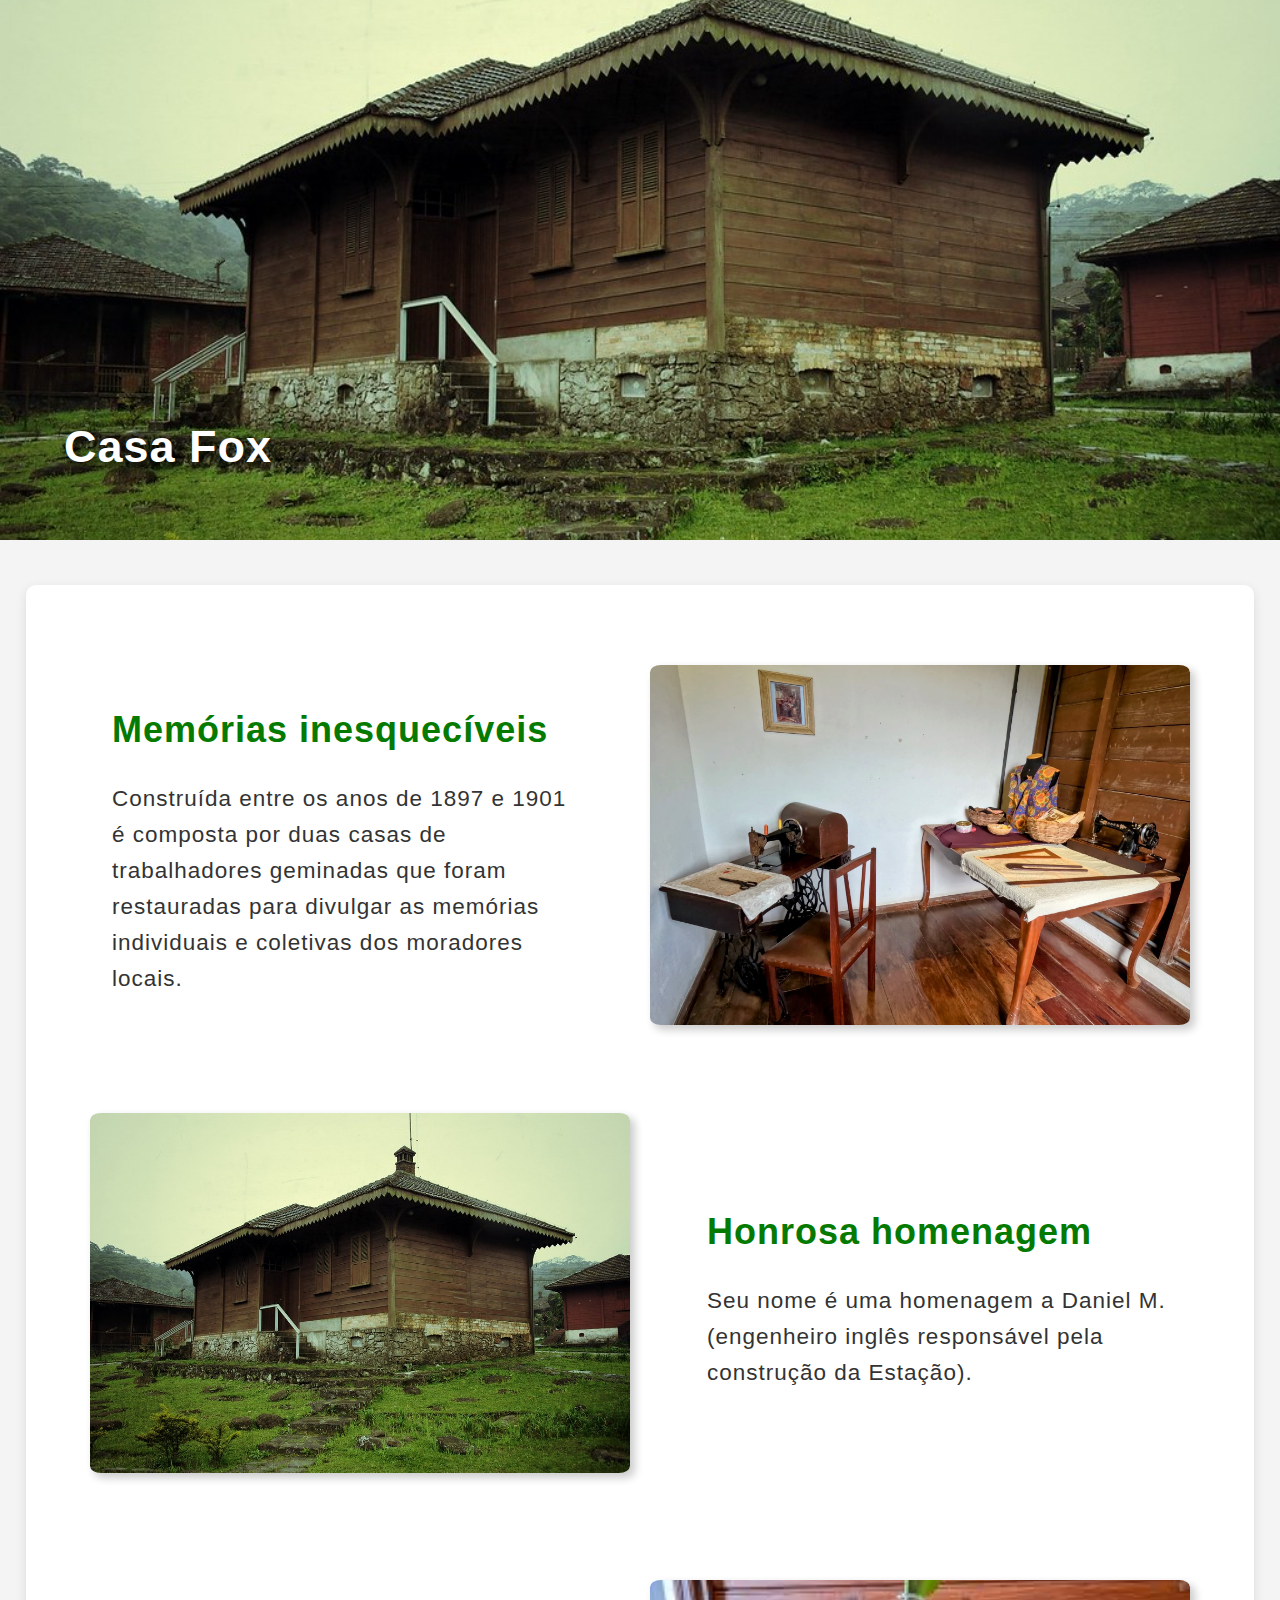
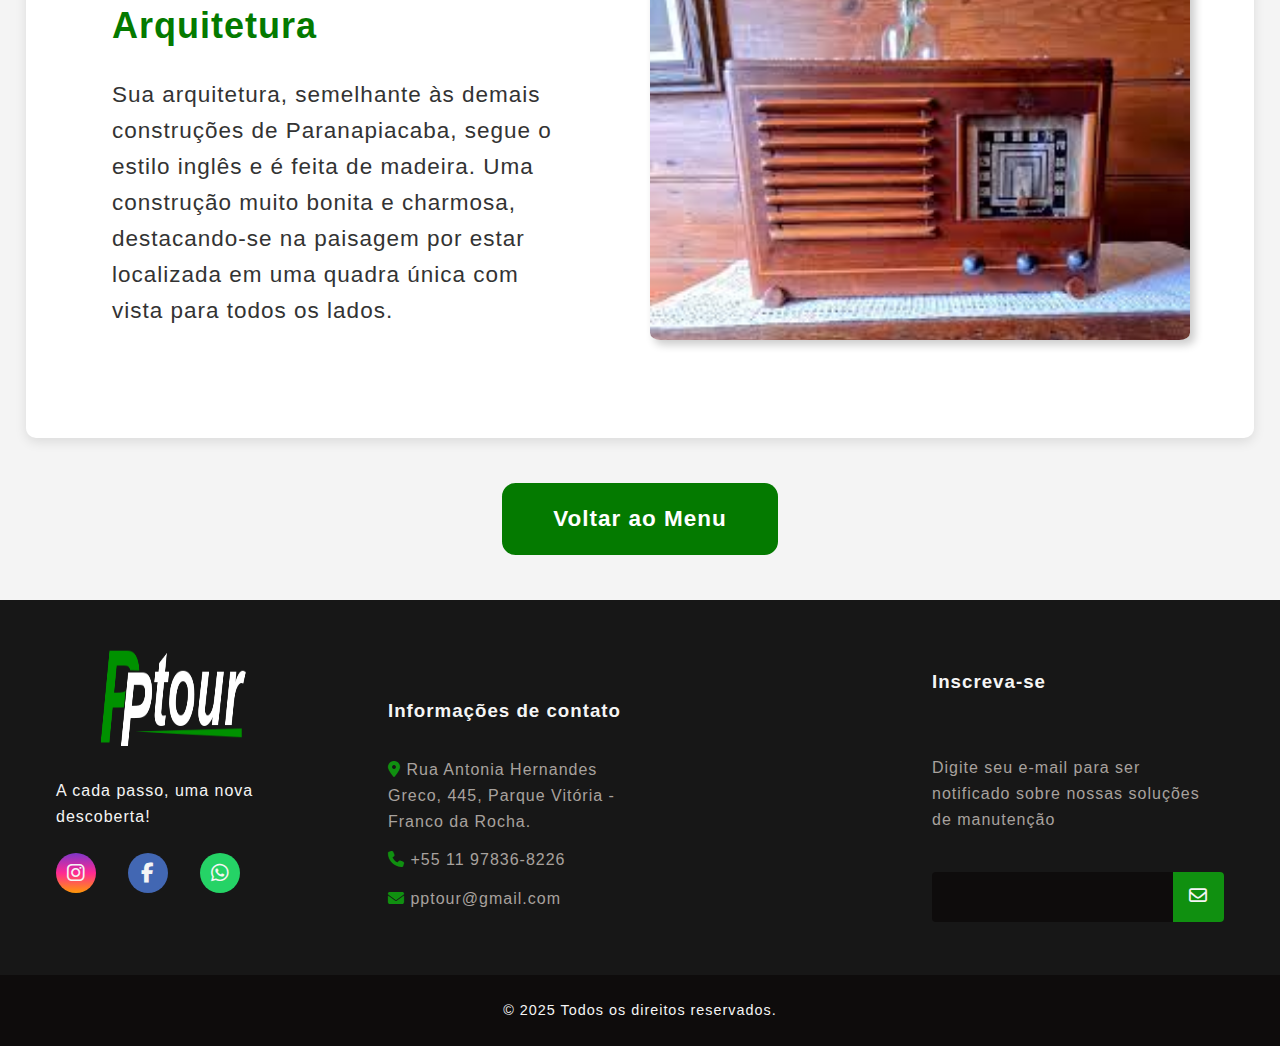
<file: paginas/casafox.html>
<!DOCTYPE html>
<html lang="pt-BR">
<head>
  <meta charset="UTF-8">
  <meta name="viewport" content="width=device-width, initial-scale=1.0">
  <title>Casa Fox</title>
  
  <link rel="stylesheet" href="https://cdnjs.cloudflare.com/ajax/libs/font-awesome/6.7.2/css/all.min.css"
    integrity="sha512-Evv84Mr4kqVGRNSgIGL/F/aIDqQb7xQ2vcrdIwxfjThSH8CSR7PBEakCr51Ck+w+/U6swU2Im1vVX0SVk9ABhg=="
    crossorigin="anonymous" referrerpolicy="no-referrer" />
    <link rel="stylesheet" href="../assets/style/footer.css">
  <link rel="stylesheet" href="../assets/style/casafox.css">
</head>
<body>
  <header id="topo">
    <img src="../assets/img/casa_fox1.jpg" alt="Casa Fox" id="casa">
    <h1 class="titulo">Casa Fox</h1>
  </header>

  <main>
    <section class="conteudo">
  
      <div class="bloco">
        <div class="texto">
          <h2>Memórias inesquecíveis</h2>
          <p>Construída entre os anos de 1897 e 1901 é composta por duas casas de trabalhadores geminadas que foram restauradas para divulgar as memórias individuais e coletivas dos moradores locais.
          </p>
        </div>
        <div class="imagens">
          <div class="placeholder" id="box1"></div>
        </div>
      </div>

      <div class="bloco invertido">
        <div class="texto">
          <h2>Honrosa homenagem</h2>
          <p>Seu nome é uma homenagem a Daniel M. (engenheiro inglês responsável pela construção da Estação).</p>
        </div>
        <div class="imagens">
          <div class="placeholder" id="box3"></div>
        </div>
      </div>

      <div class="bloco">
        <div class="texto">
          <h2>Arquitetura</h2>
          <p>Sua arquitetura, semelhante às demais construções de Paranapiacaba, segue o estilo inglês e é feita de madeira. Uma construção muito bonita e charmosa, destacando-se na paisagem por estar localizada em uma quadra única com vista para todos os lados.</p>
        </div>
        <div class="imagens">
          <div class="placeholder" id="box5"></div>
        </div>
      </div>
    </section>

    <div class="botao-container">
      <a href="lobby.html" class="botao-mapa">Voltar ao Menu</a>
    </div>
  </main>
  <footer id="rodape">
    <div id="rodapeContent">
      <div id="rodapeContatos">
        <img src="../assets/img/LOGO-(1).png" alt="">
        <p>A cada passo, uma nova descoberta!</p>
        <!-- <p>A cada estação, uma nova descoberta!</p> -->
        <div id="redeSocial">
          <a href="#" class="rodapeLink" id="intagram">
            <i class="fa-brands fa-instagram"></i>
          </a>
          <a href="#" class="rodapeLink" id="facebook">
            <i class="fa-brands fa-facebook-f"></i>
          </a>
          <a href="#" class="rodapeLink" id="whatsapp">
            <i class="fa-brands fa-whatsapp"></i>
          </a>
        </div>
      </div>
      <ul class="rodapeLista">
        <li>
          <h3>
            Informações de contato
          </h3>
        </li>
        <li>
          <i class="fa-solid fa-location-dot"></i>
          <a href="https://maps.app.goo.gl/JDXAEQAcFaK6cDJz5">
             Rua Antonia Hernandes Greco, 445, Parque Vitória - Franco da Rocha.
        </a>
        </li>
        <li>
          <i class="fa-solid fa-phone"></i>
          <a href="#" class="rodapeLink">+55 11 97836-8226</a>
        </li>
        <li>
          <i class="fa-solid fa-envelope"></i>
          <a href="#" class="rodapeLink">pptour@gmail.com</a>
        </li>
      </ul>

      <ul class="rodapeLista">
        <li>

        </li>
      </ul>
      <div id="rodapeSubscribe">
        <h3>
          Inscreva-se
        </h3>
        <p>
          Digite seu e-mail para ser notificado sobre nossas soluções de manutenção
        </p>
        <div id="inputGroup">
          <input type="email" id="email">
          <button>
            <i class="fa-regular fa-envelope"></i>
          </button>

        </div>
      </div>
    </div>
    <div id="rodapeCopyright">
      &#169
      2025 Todos os direitos reservados.
    </div>
  </footer>
</body>
</html>
</file>
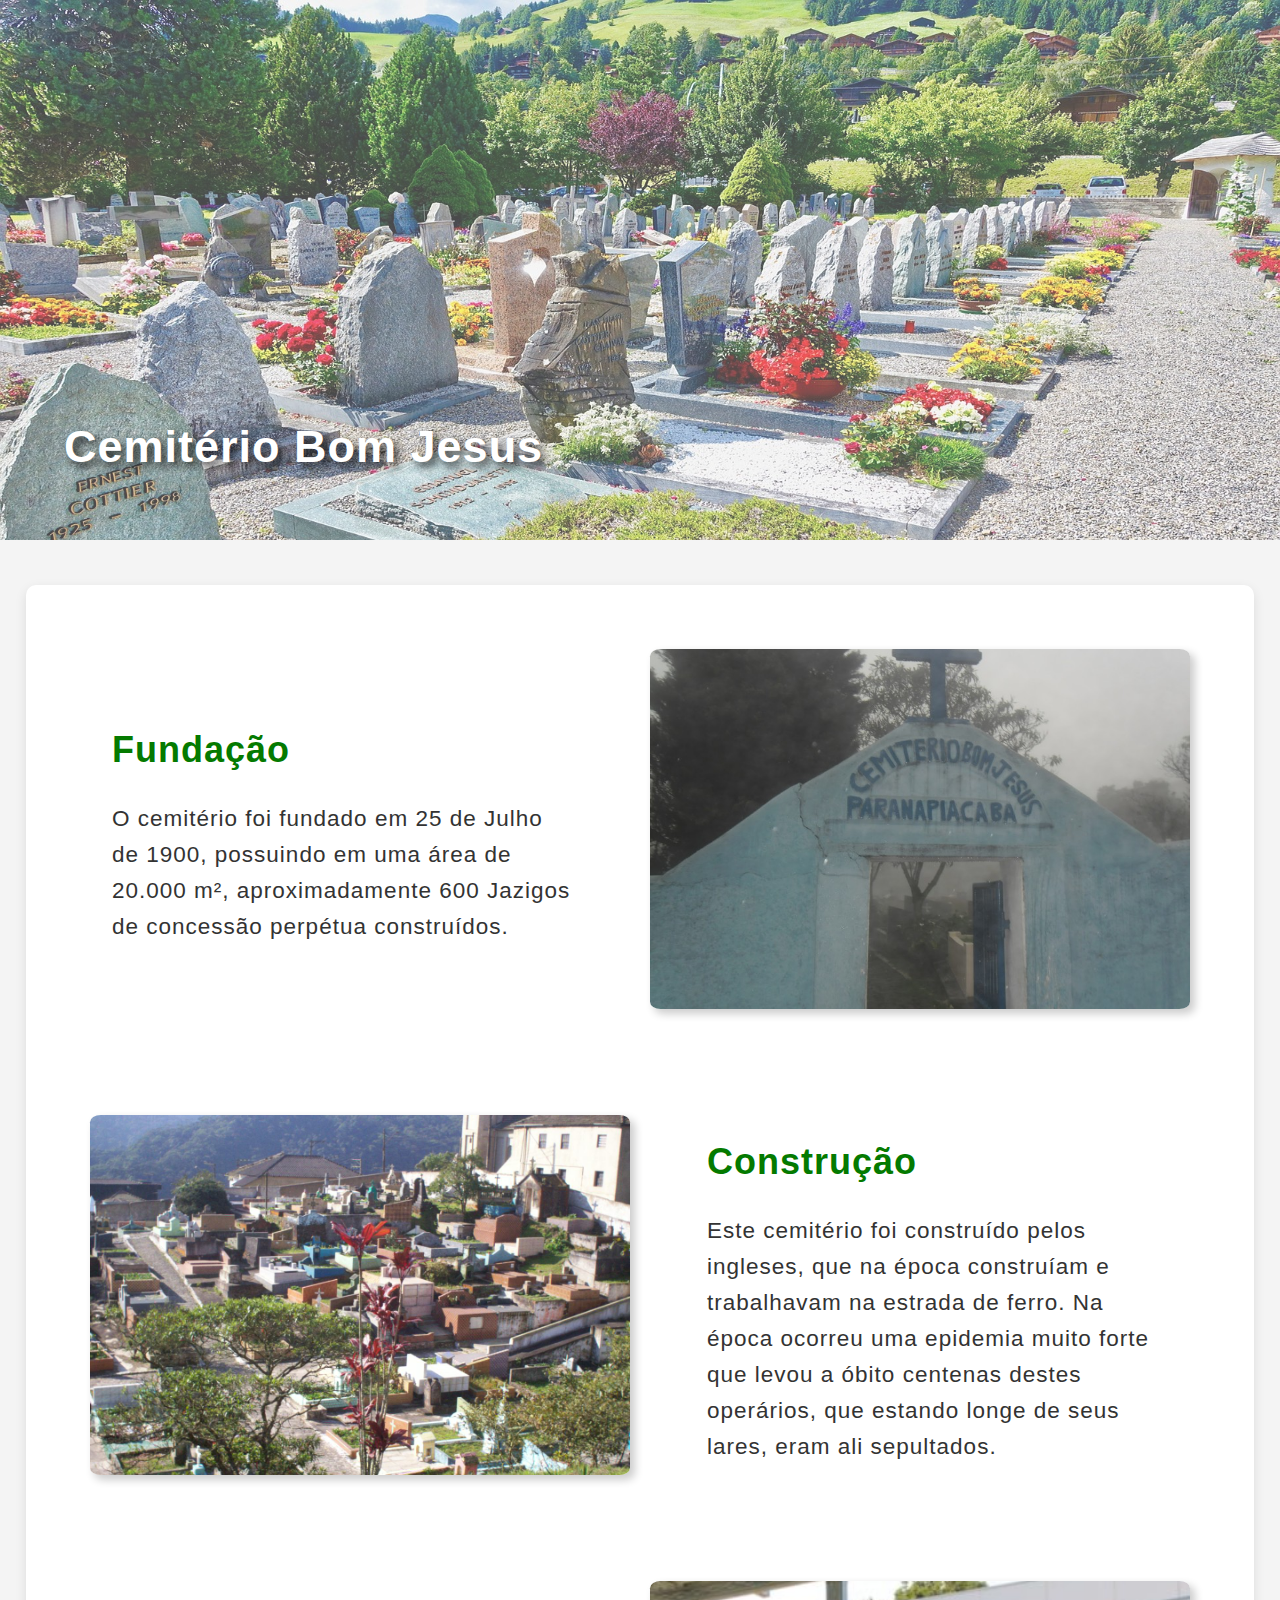
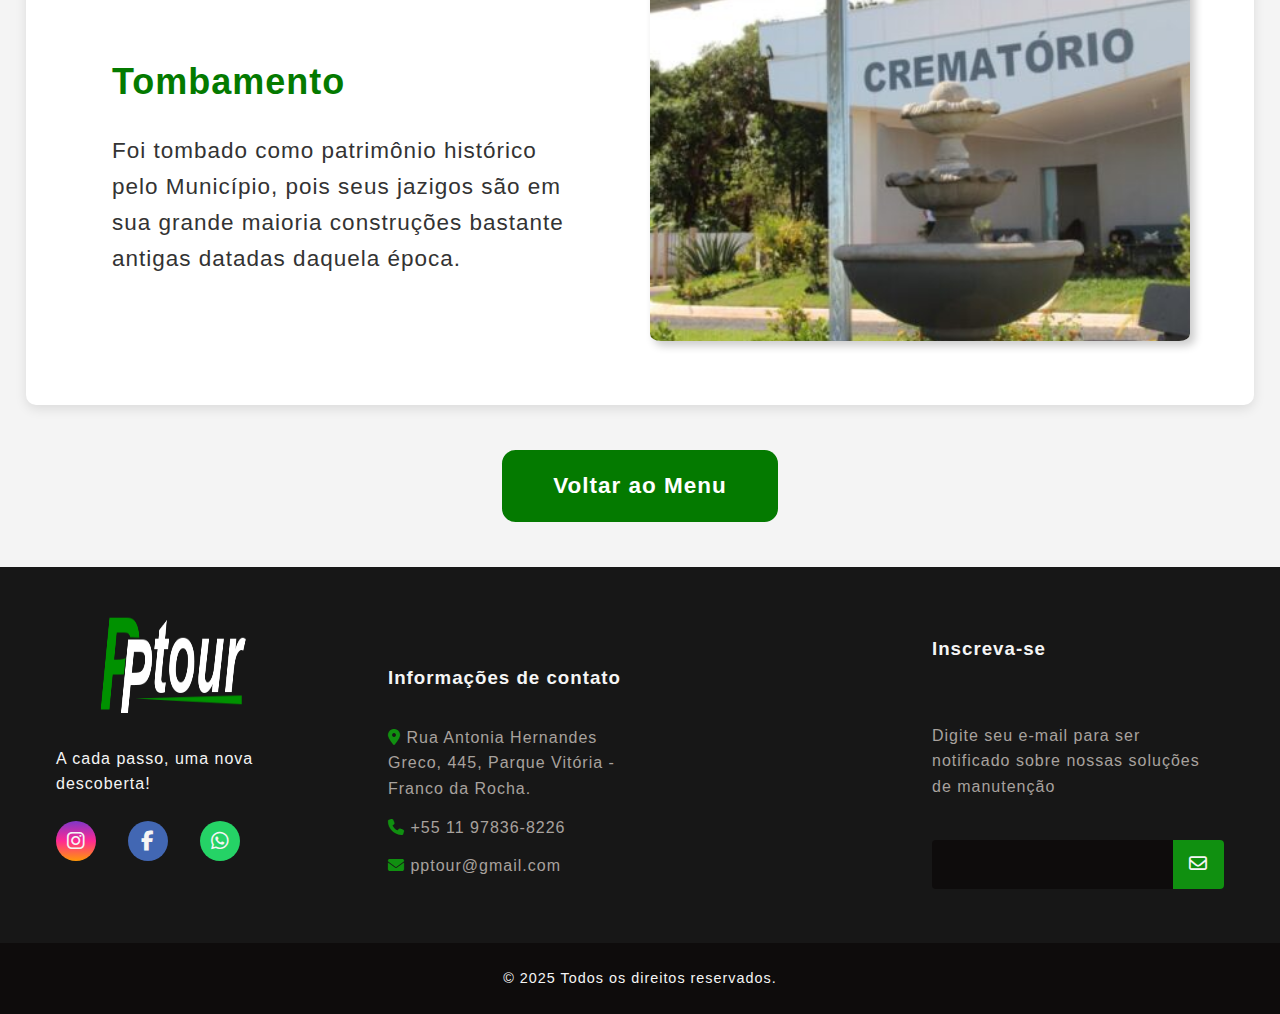
<file: paginas/cemitério.html>
<!DOCTYPE html>
<html lang="pt-BR">
<head>
  <meta charset="UTF-8">
  <meta name="viewport" content="width=device-width, initial-scale=1.0">
  <title>Cemitério Bom Jesus</title>
  
  <link rel="stylesheet" href="https://cdnjs.cloudflare.com/ajax/libs/font-awesome/6.7.2/css/all.min.css"
    integrity="sha512-Evv84Mr4kqVGRNSgIGL/F/aIDqQb7xQ2vcrdIwxfjThSH8CSR7PBEakCr51Ck+w+/U6swU2Im1vVX0SVk9ABhg=="
    crossorigin="anonymous" referrerpolicy="no-referrer" />
    <link rel="stylesheet" href="../assets/style/footer.css">
  <link rel="stylesheet" href="../assets/style/cemitério.css">
</head>
<body>
  <header id="topo">
    <img src="../assets/img/cemiterio.jpg" alt="cemitério Bom Jesus" />
    <h1 class="titulo">Cemitério Bom Jesus</h1>
  </header>

  <main>
    <section class="conteudo">
  
      <div class="bloco">
        <div class="texto">
          <h2>Fundação</h2>
          <p>O cemitério foi fundado em 25 de Julho de 1900, possuindo em uma área de 20.000 m², aproximadamente 600 Jazigos de concessão perpétua construídos.
          </p>
        </div>
        <div class="imagens">
          <div class="placeholder" id="box1"></div>
        </div>
      </div>

      <div class="bloco invertido">
        <div class="texto">
          <h2>Construção</h2>
          <p>Este cemitério foi construído pelos ingleses, que na época construíam e trabalhavam na estrada de ferro. Na época ocorreu uma epidemia muito forte que levou a óbito centenas destes operários, que estando longe de seus lares, eram ali sepultados.
        </p>
        </div>
        <div class="imagens">
          <div class="placeholder" id="box3"></div>
        </div>
      </div>

      <div class="bloco">
        <div class="texto">
          <h2>Tombamento</h2>
          <p>Foi tombado como patrimônio histórico pelo Município, pois seus jazigos são em sua grande maioria construções bastante antigas datadas daquela época.</p>
        </div>
        <div class="imagens">
          <div class="placeholder" id="box5"></div>
        </div>
      </div>
    </section>

    <div class="botao-container">
      <a href="lobby.html" class="botao-mapa">Voltar ao Menu</a>
    </div>
  </main>
  <footer id="rodape">
    <div id="rodapeContent">
      <div id="rodapeContatos">
        <img src="../assets/img/LOGO-(1).png" alt="">
        <p>A cada passo, uma nova descoberta!</p>
        <!-- <p>A cada estação, uma nova descoberta!</p> -->
        <div id="redeSocial">
          <a href="#" class="rodapeLink" id="intagram">
            <i class="fa-brands fa-instagram"></i>
          </a>
          <a href="#" class="rodapeLink" id="facebook">
            <i class="fa-brands fa-facebook-f"></i>
          </a>
          <a href="#" class="rodapeLink" id="whatsapp">
            <i class="fa-brands fa-whatsapp"></i>
          </a>
        </div>
      </div>
      <ul class="rodapeLista">
        <li>
          <h3>
            Informações de contato
          </h3>
        </li>
        <li>
          <i class="fa-solid fa-location-dot"></i>
          <a href="https://maps.app.goo.gl/JDXAEQAcFaK6cDJz5">
             Rua Antonia Hernandes Greco, 445, Parque Vitória - Franco da Rocha.
        </a>
        </li>
        <li>
          <i class="fa-solid fa-phone"></i>
          <a href="#" class="rodapeLink">+55 11 97836-8226</a>
        </li>
        <li>
          <i class="fa-solid fa-envelope"></i>
          <a href="#" class="rodapeLink">pptour@gmail.com</a>
        </li>
      </ul>

      <ul class="rodapeLista">
        <li>

        </li>
      </ul>
      <div id="rodapeSubscribe">
        <h3>
          Inscreva-se
        </h3>
        <p>
          Digite seu e-mail para ser notificado sobre nossas soluções de manutenção
        </p>
        <div id="inputGroup">
          <input type="email" id="email">
          <button>
            <i class="fa-regular fa-envelope"></i>
          </button>

        </div>
      </div>
    </div>
    <div id="rodapeCopyright">
      &#169
      2025 Todos os direitos reservados.
    </div>
  </footer>
</body>
</html>
</file>
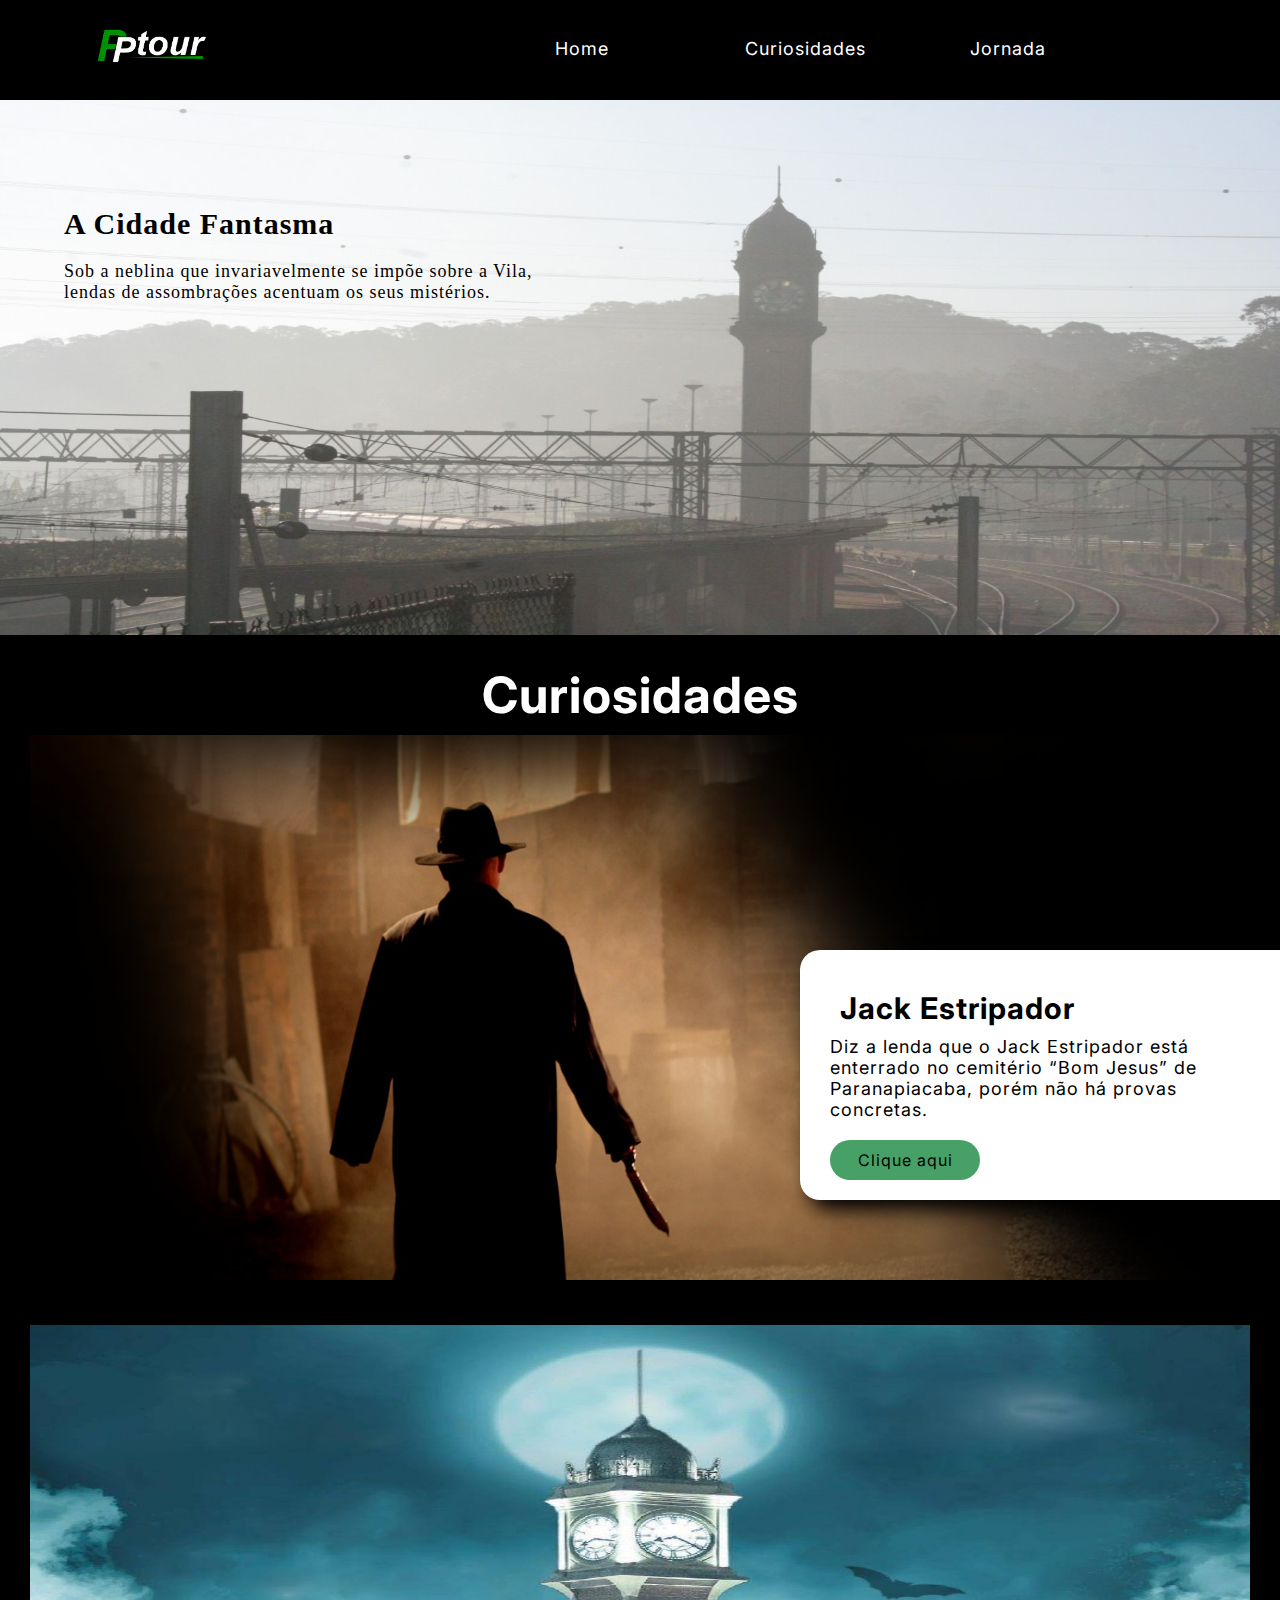
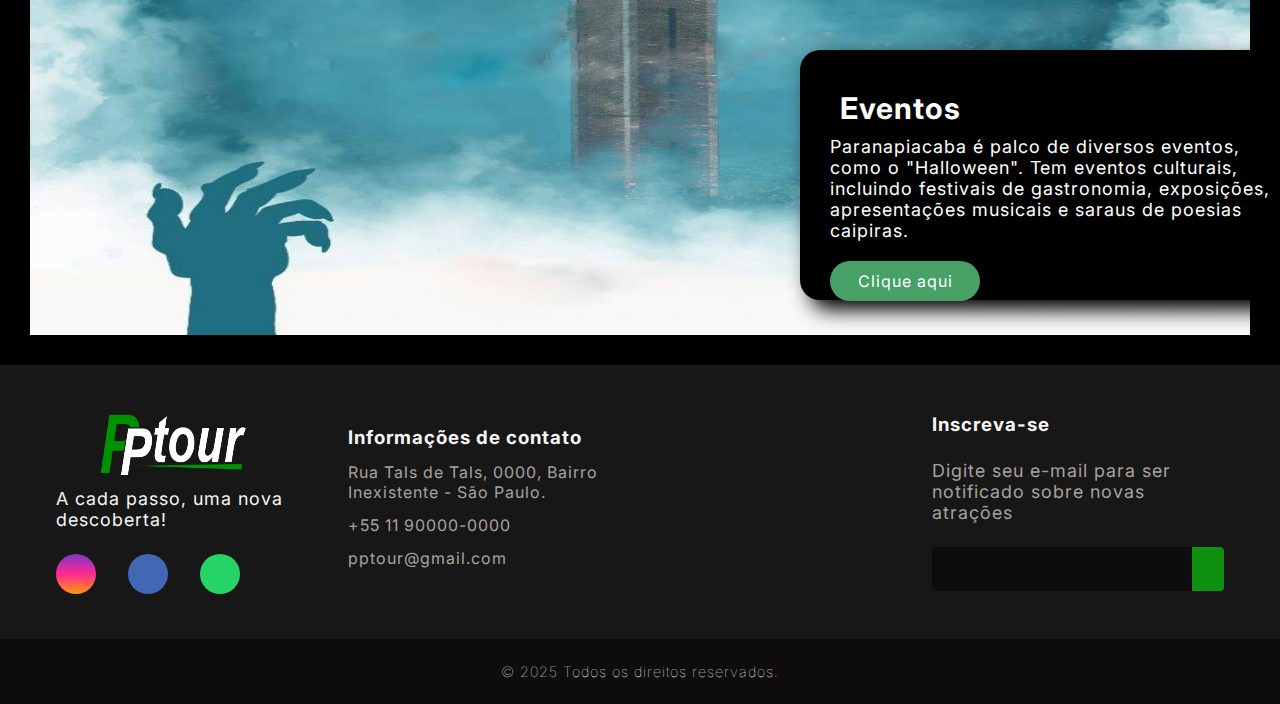
<file: paginas/curiosidades.html>
<!DOCTYPE html>
<html lang="en">
<head>
    <meta charset="UTF-8">
    <meta name="viewport" content="width=device-width, initial-scale=1.0">
    <title>Curiosidades</title>
    <link rel="stylesheet" href="../assets/style/curiosidades.css">
    <link rel="stylesheet" href="../assets/style/footer.css">
    <link rel="stylesheet" href="../assets/style/navbar.css">
</head>
<body>
    <section id="navBar">
        <a href="index.html">
          <img id="logoimg" src="../assets/img/LOGO-(1).png" alt="logoTeste">
        </a>
        <div class="menuButton">
            <a href="../index.html"><button class="btn">Home</button></a>
            <a href="curiosidades.html"><button class="btn">Curiosidades</button></a>
            <a href="pagina2.html"><button class="btn">Jornada</button></a>
        </div>
      </section>

    <header id="principal"></header>
    <div id="fundo">
        <img src="../assets/img/neblina.jpeg">
        <h3>A Cidade Fantasma</h3>
        <p>Sob a neblina que invariavelmente se impõe sobre a Vila, <br> lendas de assombrações acentuam os seus mistérios.</p>
    </div>
    <div id="imagem1">
        <h3>Curiosidades</h3>
        <img src="../assets/img/JACK.png">
        <div id="box">
            <h2>Jack Estripador</h2>
            <p>Diz a lenda que o Jack Estripador está enterrado no cemitério “Bom Jesus” de Paranapiacaba, porém não há provas concretas.</p>
            <a href="https://clubebrasileirodetrensfantasmas.blogspot.com/2014/11/lendas-de-paranapiacaba-santo-andre-sp.html">Clique aqui</a>
        </div>
    </div>
    <div id="imagem2">
        <img src="../assets/img/HALLOWEEN3.jpg">
        <div id="box2">
            <h2>Eventos</h2>
            <p>Paranapiacaba é palco de diversos eventos, como o "Halloween". Tem eventos culturais, incluindo festivais de gastronomia, exposições, apresentações musicais e saraus de poesias caipiras.</p>
            <a href="https://www3.santoandre.sp.gov.br/turismosantoandre/calendario-de-eventos-em-paranapiacaba-2/">Clique aqui</a>
        </div>
    </div>
  <footer id="rodape">
    <div id="rodapeContent">
      <div id="rodapeContatos">
        <img src="../assets/img/LOGO-(1).png" alt="">
        <p>A cada passo, uma nova descoberta!</p>
        <!-- <p>A cada estação, uma nova descoberta!</p> -->
        <div id="redeSocial">
          <a href="#" class="rodapeLink" id="intagram">
            <i class="fa-brands fa-instagram"></i>
          </a>
          <a href="#" class="rodapeLink" id="facebook">
            <i class="fa-brands fa-facebook-f"></i>
          </a>
          <a href="#" class="rodapeLink" id="whatsapp">
            <i class="fa-brands fa-whatsapp"></i>
          </a>
        </div>
      </div>
      <ul class="rodapeLista">
        <li>
          <h3>
            Informações de contato
          </h3>
        </li>
        <li>
          <i class="fa-solid fa-location-dot"></i>
          <a href="https://maps.app.goo.gl/JDXAEQAcFaK6cDJz5">
             Rua Tals de Tals, 0000, Bairro Inexistente - São Paulo.
        </a>
        </li>
        <li>
          <i class="fa-solid fa-phone"></i>
          <a href="#" class="rodapeLink">+55 11 90000-0000</a>
        </li>
        <li>
          <i class="fa-solid fa-envelope"></i>
          <a href="#" class="rodapeLink">pptour@gmail.com</a>
        </li>
      </ul>

      <ul class="rodapeLista">
        <li>

        </li>
      </ul>
      <div id="rodapeSubscribe">
        <h3>
          Inscreva-se
        </h3>
        <p>
          Digite seu e-mail para ser notificado sobre novas atrações
        </p>
        <div id="inputGroup">
          <input type="email" id="email">
          <button>
            <i class="fa-regular fa-envelope"></i>
          </button>

        </div>
      </div>
    </div>
    <div id="rodapeCopyright">
      &#169
      2025 Todos os direitos reservados.
    </div>
  </footer>
</body>
</html>
</file>
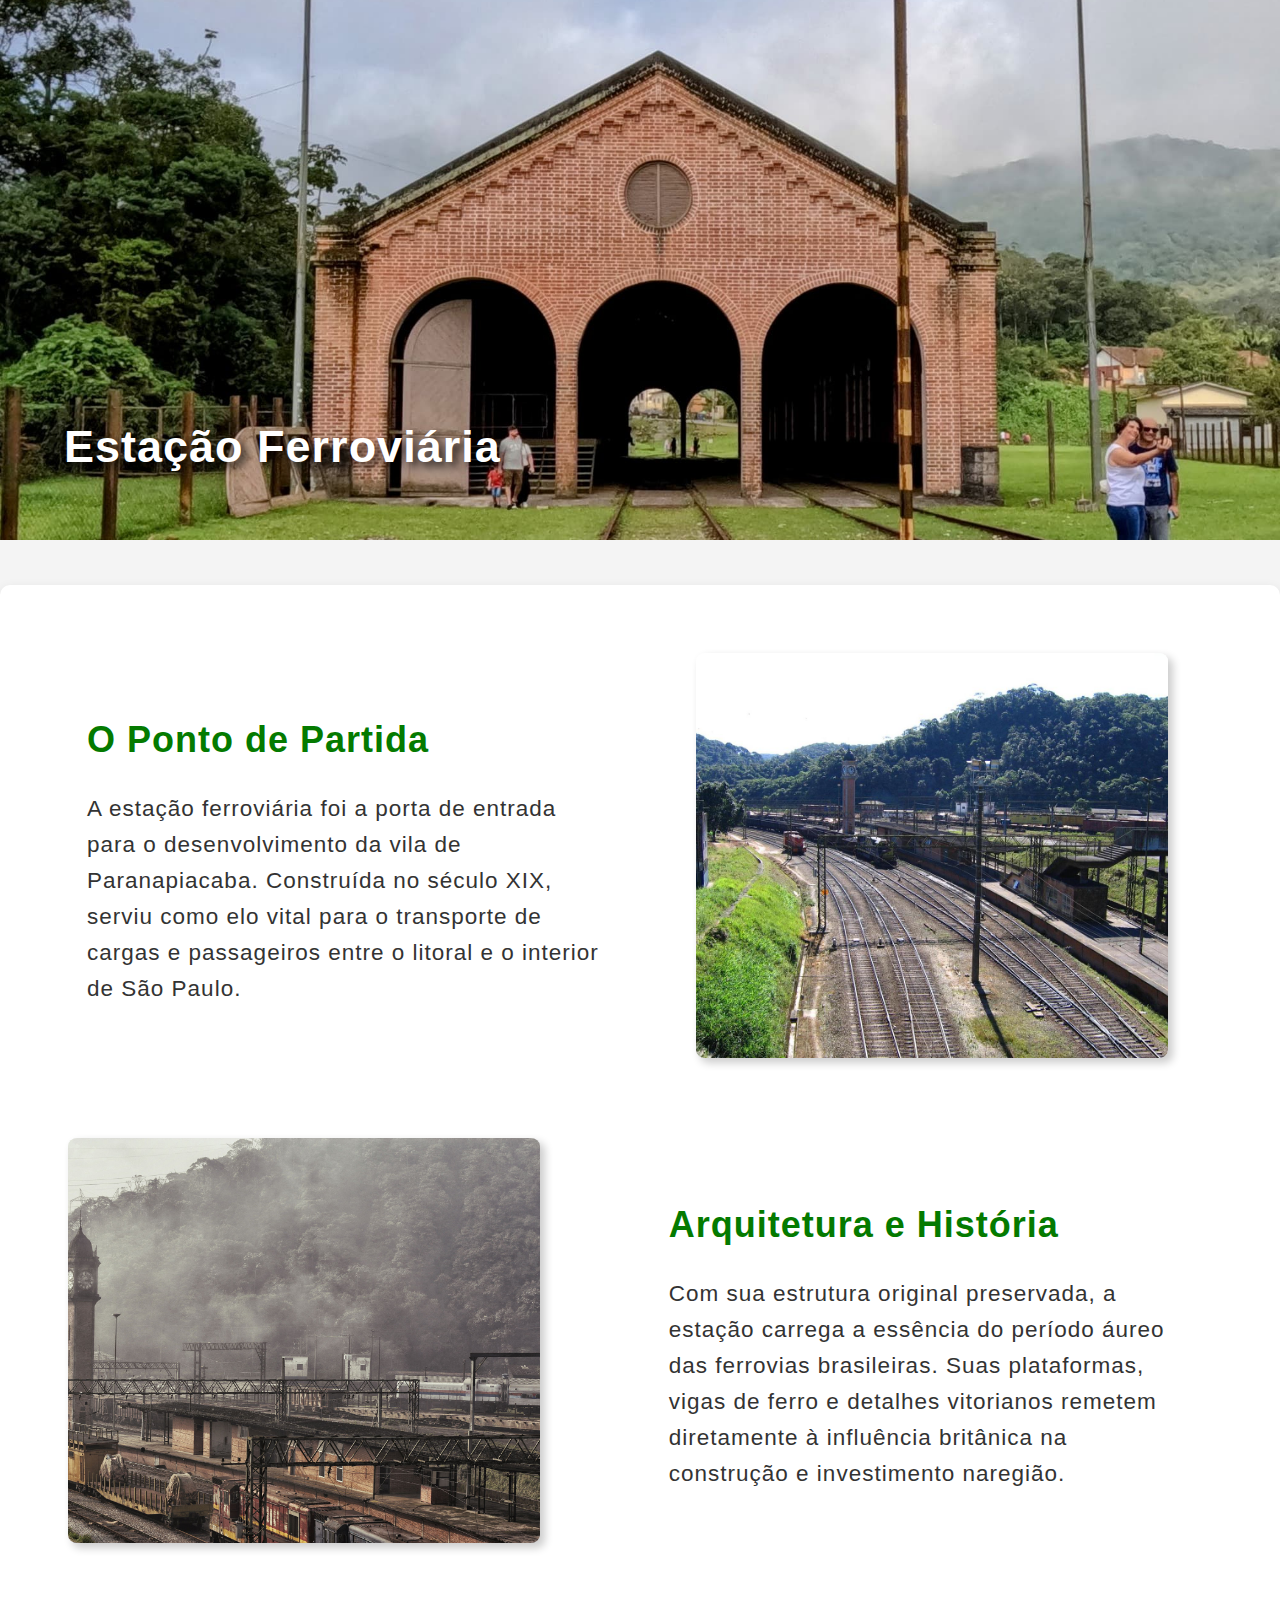
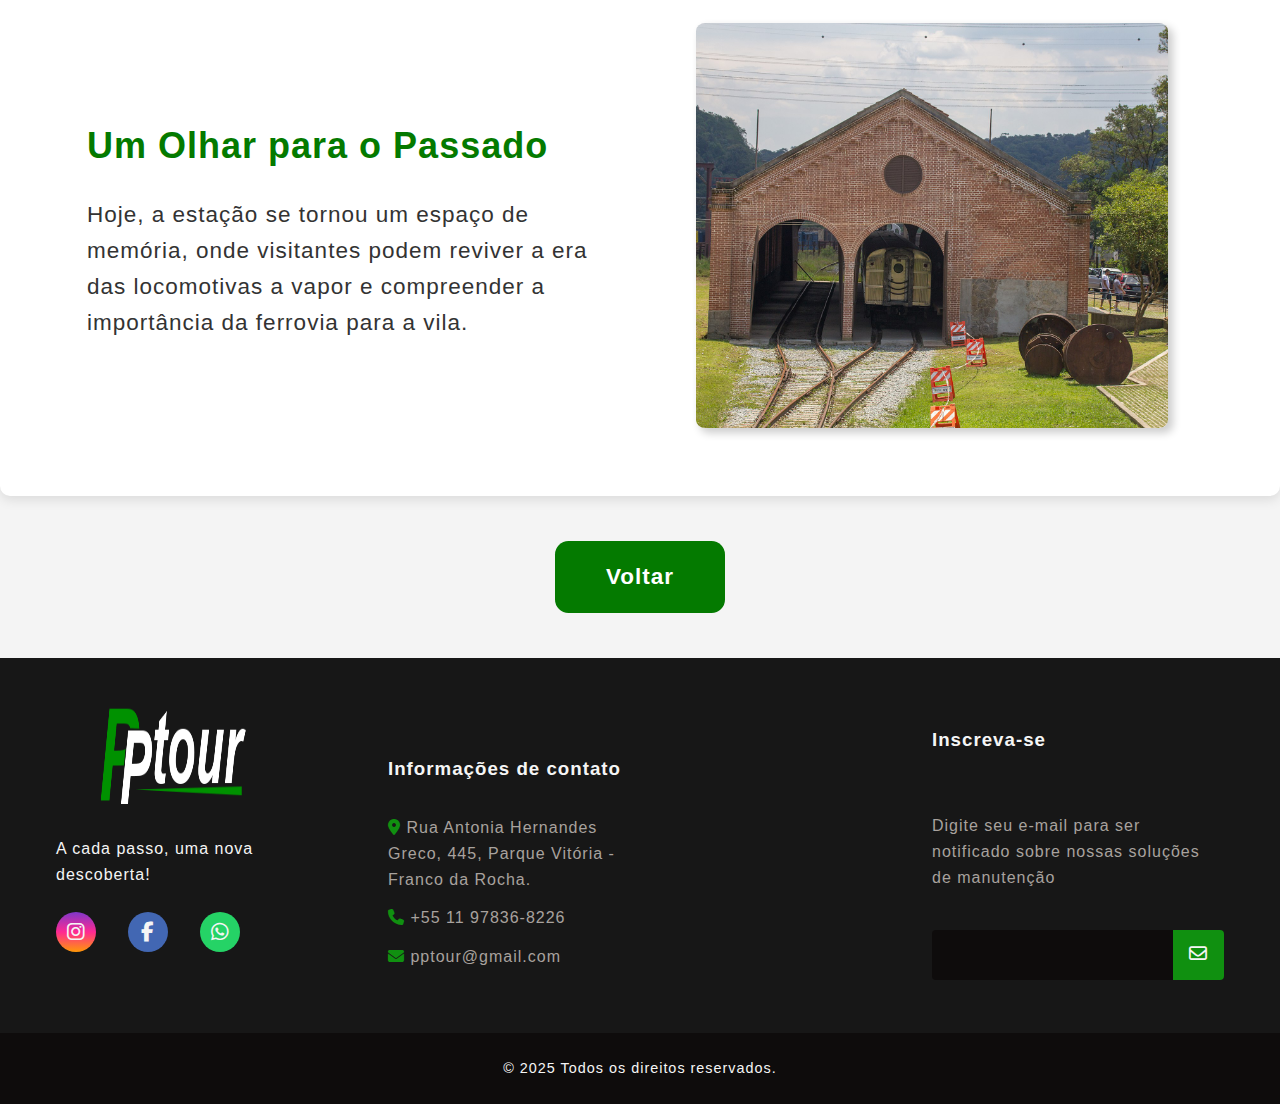
<file: paginas/estacao.html>
<!DOCTYPE html>
<html lang="pt-BR">
<head>
  <meta charset="UTF-8">
  <meta name="viewport" content="width=device-width, initial-scale=1.0">
  <title>Estação</title>
  <link rel="stylesheet" href="https://cdnjs.cloudflare.com/ajax/libs/font-awesome/6.7.2/css/all.min.css"
    integrity="sha512-Evv84Mr4kqVGRNSgIGL/F/aIDqQb7xQ2vcrdIwxfjThSH8CSR7PBEakCr51Ck+w+/U6swU2Im1vVX0SVk9ABhg=="
    crossorigin="anonymous" referrerpolicy="no-referrer" />
    <link rel="stylesheet" href="../assets/style/footer.css">
  <link rel="stylesheet" href="../assets/style/estacao.css">
</head>
<body>
  <header id="topo">
    <img src="../assets/img/estação.jpg" id="estacao">
    <h1 class="titulo">Estação Ferroviária</h1>
  </header>

  <main>
    <section class="conteudo">
  
      <div class="bloco">
        <div class="texto">
          <h2>O Ponto de Partida</h2>
          <p>A estação ferroviária foi a porta de entrada para o desenvolvimento da vila de Paranapiacaba.
             Construída no século XIX, serviu como elo vital para o transporte de cargas e passageiros entre o litoral e o interior de São Paulo.</p>
        </div>
        <div class="imagens">
          <div class="placeholder" id="box1"></div>
        </div>
      </div>

      <div class="bloco invertido">
        <div class="texto">
          <h2>Arquitetura e História</h2>
          <p>Com sua estrutura original preservada, a estação carrega a essência do período áureo das ferrovias brasileiras. 
            Suas plataformas, vigas de ferro e detalhes vitorianos remetem diretamente à influência britânica na construção e investimento naregião.</p>
        </div>
        <div class="imagens">
          <div class="placeholder" id="box3"></div>
        </div>
      </div>

      <div class="bloco">
        <div class="texto">
          <h2>Um Olhar para o Passado</h2>
          <p>Hoje, a estação se tornou um espaço de memória, onde visitantes podem reviver a era das locomotivas a vapor e compreender  a importância da ferrovia para a vila.

          </p>
        </div>
        <div class="imagens">
          <div class="placeholder" id="box5"></div>
        </div>
      </div>
    </section>

    <div class="botao-container">
      <a href="lobby.html" class="botao-mapa">Voltar</a>
    </div>
  </main>
  <footer id="rodape">
    <div id="rodapeContent">
      <div id="rodapeContatos">
        <img src="../assets/img/LOGO-(1).png" alt="">
        <p>A cada passo, uma nova descoberta!</p>
        <!-- <p>A cada estação, uma nova descoberta!</p> -->
        <div id="redeSocial">
          <a href="#" class="rodapeLink" id="intagram">
            <i class="fa-brands fa-instagram"></i>
          </a>
          <a href="#" class="rodapeLink" id="facebook">
            <i class="fa-brands fa-facebook-f"></i>
          </a>
          <a href="#" class="rodapeLink" id="whatsapp">
            <i class="fa-brands fa-whatsapp"></i>
          </a>
        </div>
      </div>
      <ul class="rodapeLista">
        <li>
          <h3>
            Informações de contato
          </h3>
        </li>
        <li>
          <i class="fa-solid fa-location-dot"></i>
          <a href="https://maps.app.goo.gl/JDXAEQAcFaK6cDJz5">
             Rua Antonia Hernandes Greco, 445, Parque Vitória - Franco da Rocha.
        </a>
        </li>
        <li>
          <i class="fa-solid fa-phone"></i>
          <a href="#" class="rodapeLink">+55 11 97836-8226</a>
        </li>
        <li>
          <i class="fa-solid fa-envelope"></i>
          <a href="#" class="rodapeLink">pptour@gmail.com</a>
        </li>
      </ul>

      <ul class="rodapeLista">
        <li>

        </li>
      </ul>
      <div id="rodapeSubscribe">
        <h3>
          Inscreva-se
        </h3>
        <p>
          Digite seu e-mail para ser notificado sobre nossas soluções de manutenção
        </p>
        <div id="inputGroup">
          <input type="email" id="email">
          <button>
            <i class="fa-regular fa-envelope"></i>
          </button>

        </div>
      </div>
    </div>
    <div id="rodapeCopyright">
      &#169
      2025 Todos os direitos reservados.
    </div>
  </footer>
</body>
</html>
</file>
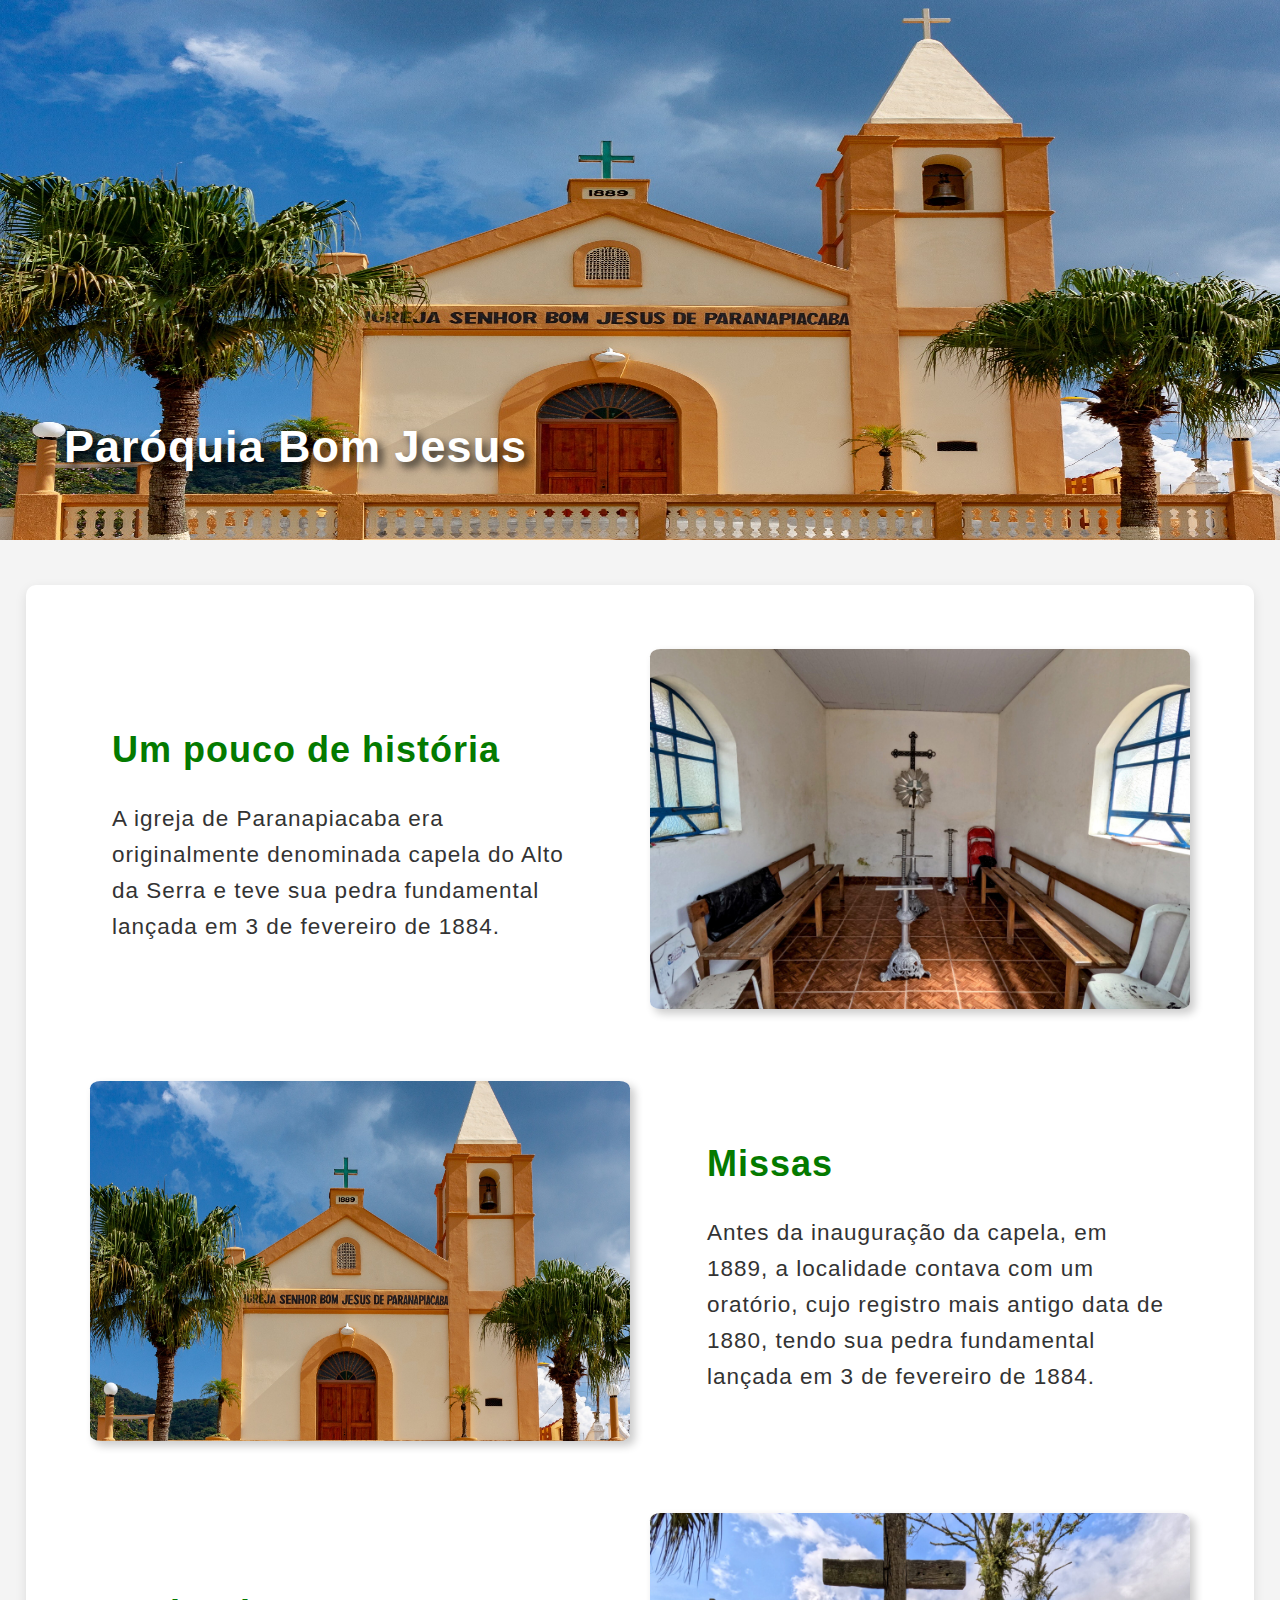
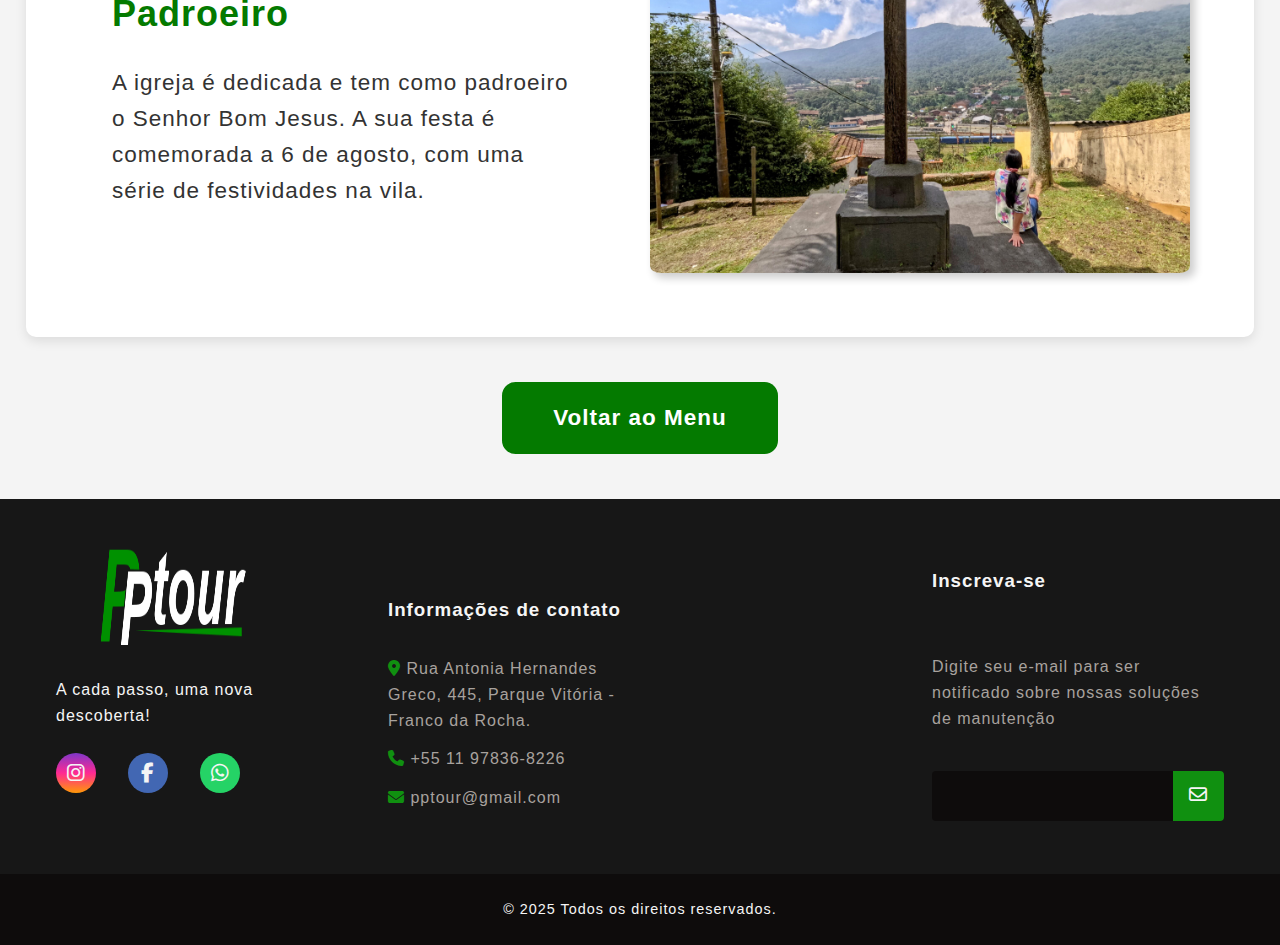
<file: paginas/igreja.html>
<!DOCTYPE html>
<html lang="pt-BR">
<head>
  <meta charset="UTF-8">
  <meta name="viewport" content="width=device-width, initial-scale=1.0">
  <title>Paróquia Bom Jesus</title>
  
  <link rel="stylesheet" href="https://cdnjs.cloudflare.com/ajax/libs/font-awesome/6.7.2/css/all.min.css"
    integrity="sha512-Evv84Mr4kqVGRNSgIGL/F/aIDqQb7xQ2vcrdIwxfjThSH8CSR7PBEakCr51Ck+w+/U6swU2Im1vVX0SVk9ABhg=="
    crossorigin="anonymous" referrerpolicy="no-referrer" />
    <link rel="stylesheet" href="../assets/style/footer.css">
  <link rel="stylesheet" href="../assets/style/igreja.css">
</head>
<body>
  <header id="topo">
    <img src="../assets/img/igreja1.jpg" alt="Paróquia bom jesus" id="igreja">
    <h1 class="titulo">Paróquia Bom Jesus</h1>
  </header>

  <main>
    <section class="conteudo">
  
      <div class="bloco">
        <div class="texto">
          <h2>Um pouco de história
          </h2>
          <p>A igreja de Paranapiacaba era originalmente denominada capela do Alto da Serra e teve sua pedra fundamental lançada em 3 de fevereiro de 1884.
          </p>
        </div>
        <div class="imagens">
          <div class="placeholder" id="box1"></div>
        </div>
      </div>

      <div class="bloco invertido">
        <div class="texto">
          <h2>Missas</h2>
          <p>Antes da inauguração da capela, em 1889, a localidade contava com um oratório, cujo registro mais antigo data de 1880, tendo sua pedra fundamental lançada em 3 de fevereiro de 1884.
          </p>
        </div>
        <div class="imagens">
          <div class="placeholder" id="box3"></div>
        </div>
      </div>

      <div class="bloco">
        <div class="texto">
          <h2>Padroeiro</h2>
          <p>A igreja é dedicada e tem como padroeiro o Senhor Bom Jesus. A sua festa é comemorada a 6 de agosto, com uma série de festividades na vila.</p>
        </div>
        <div class="imagens">
          <div class="placeholder" id="box5"></div>
        </div>
      </div>
    </section>

    <div class="botao-container">
      <a href="lobby.html" class="botao-mapa">Voltar ao Menu</a>
    </div>
  </main>
  <footer id="rodape">
    <div id="rodapeContent">
      <div id="rodapeContatos">
        <img src="../assets/img/LOGO-(1).png" alt="">
        <p>A cada passo, uma nova descoberta!</p>
        <!-- <p>A cada estação, uma nova descoberta!</p> -->
        <div id="redeSocial">
          <a href="#" class="rodapeLink" id="intagram">
            <i class="fa-brands fa-instagram"></i>
          </a>
          <a href="#" class="rodapeLink" id="facebook">
            <i class="fa-brands fa-facebook-f"></i>
          </a>
          <a href="#" class="rodapeLink" id="whatsapp">
            <i class="fa-brands fa-whatsapp"></i>
          </a>
        </div>
      </div>
      <ul class="rodapeLista">
        <li>
          <h3>
            Informações de contato
          </h3>
        </li>
        <li>
          <i class="fa-solid fa-location-dot"></i>
          <a href="https://maps.app.goo.gl/JDXAEQAcFaK6cDJz5">
             Rua Antonia Hernandes Greco, 445, Parque Vitória - Franco da Rocha.
        </a>
        </li>
        <li>
          <i class="fa-solid fa-phone"></i>
          <a href="#" class="rodapeLink">+55 11 97836-8226</a>
        </li>
        <li>
          <i class="fa-solid fa-envelope"></i>
          <a href="#" class="rodapeLink">pptour@gmail.com</a>
        </li>
      </ul>

      <ul class="rodapeLista">
        <li>

        </li>
      </ul>
      <div id="rodapeSubscribe">
        <h3>
          Inscreva-se
        </h3>
        <p>
          Digite seu e-mail para ser notificado sobre nossas soluções de manutenção
        </p>
        <div id="inputGroup">
          <input type="email" id="email">
          <button>
            <i class="fa-regular fa-envelope"></i>
          </button>

        </div>
      </div>
    </div>
    <div id="rodapeCopyright">
      &#169
      2025 Todos os direitos reservados.
    </div>
  </footer>
</body>
</html>
</file>
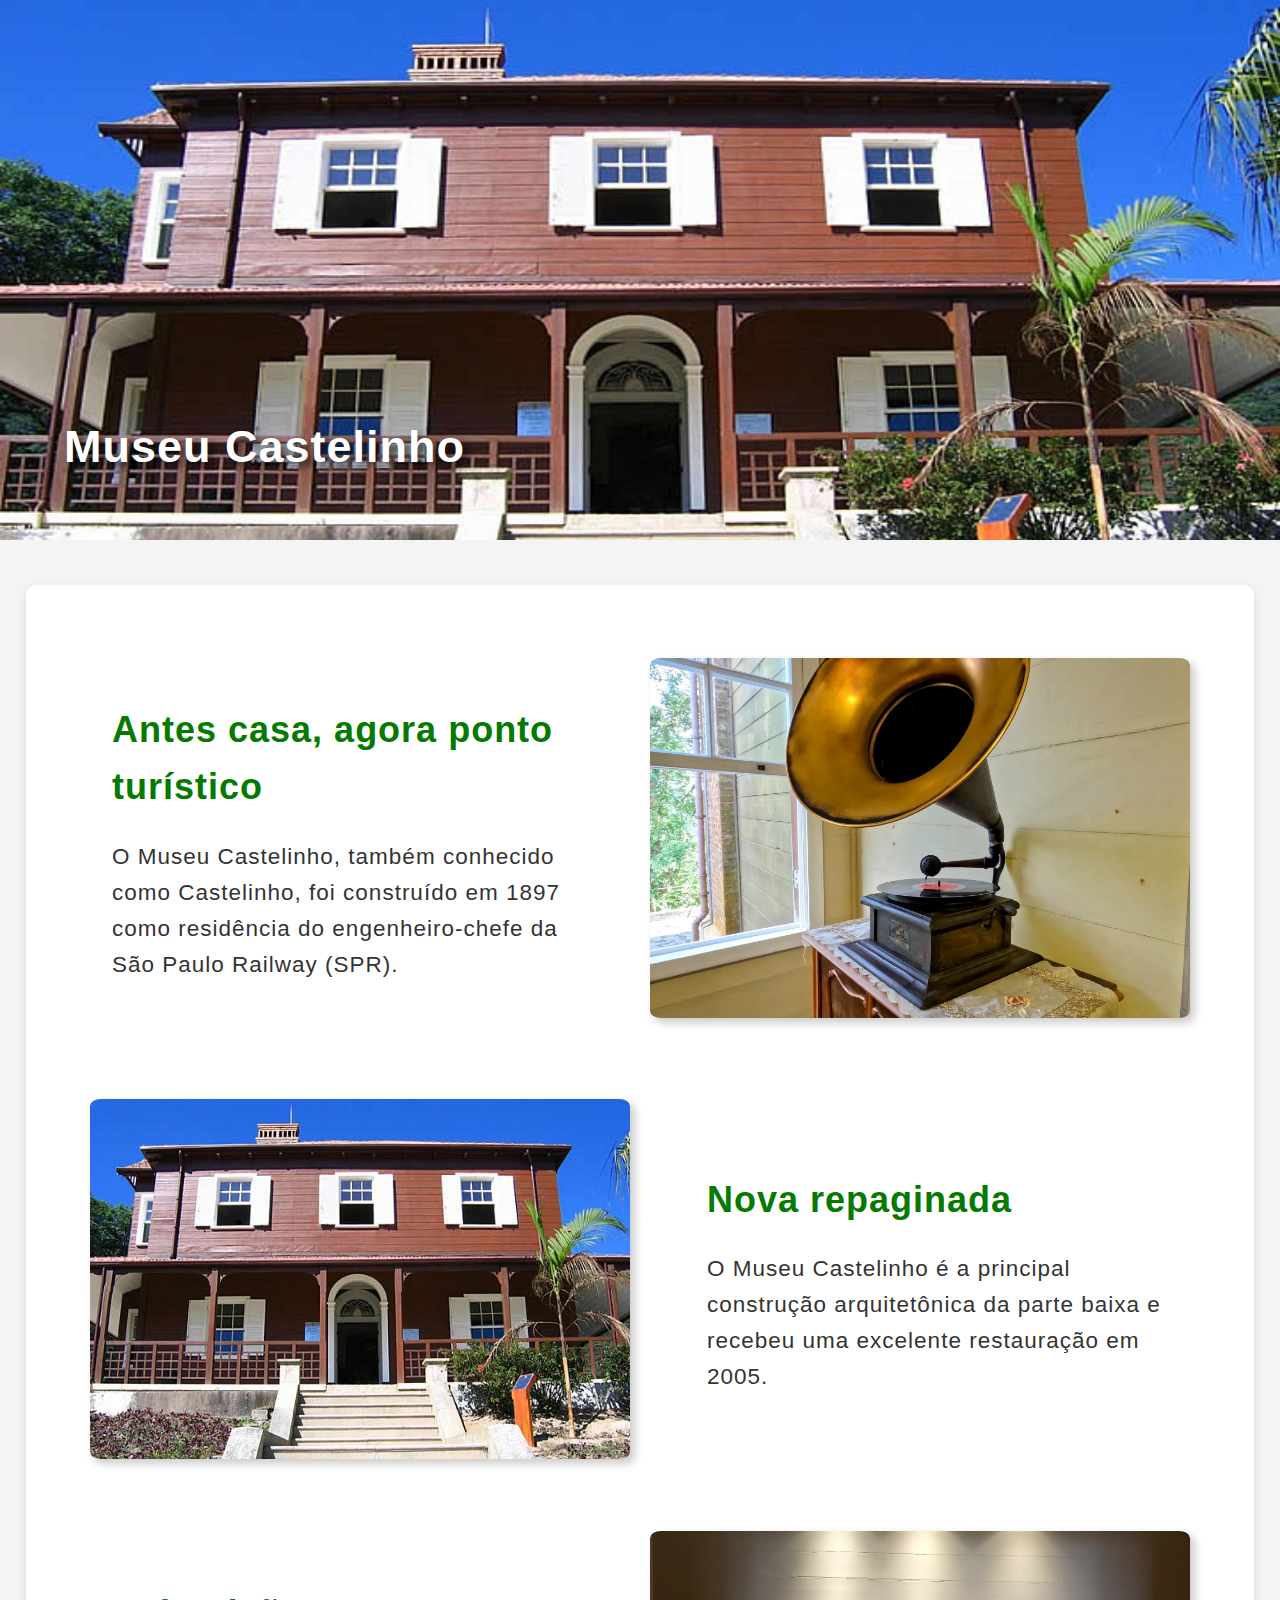
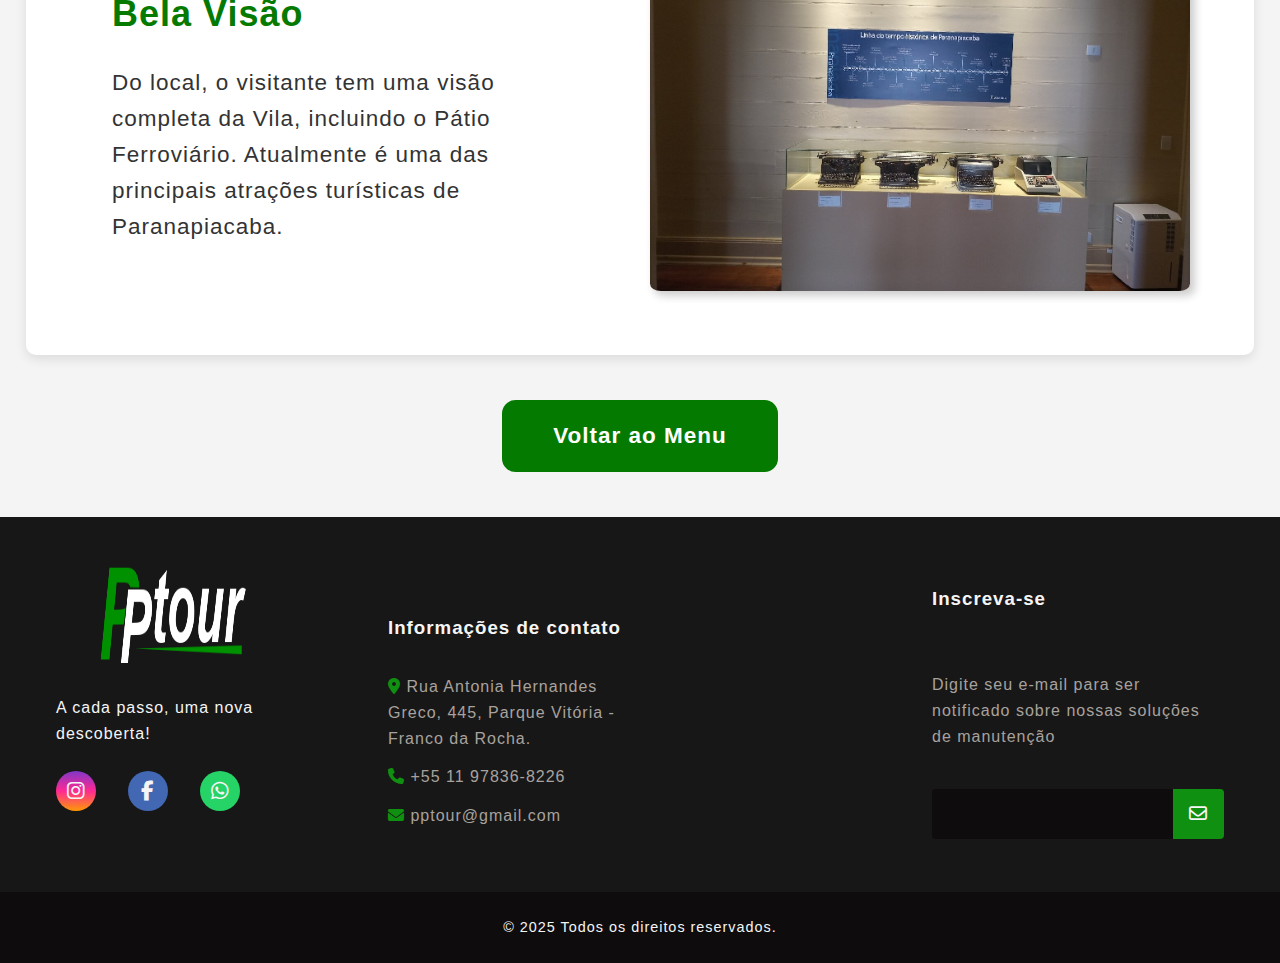
<file: paginas/museu.html>
<!DOCTYPE html>
<html lang="pt-BR">
<head>
  <meta charset="UTF-8">
  <meta name="viewport" content="width=device-width, initial-scale=1.0">
  <title>Museu Castelinho</title>
  
  <link rel="stylesheet" href="https://cdnjs.cloudflare.com/ajax/libs/font-awesome/6.7.2/css/all.min.css"
    integrity="sha512-Evv84Mr4kqVGRNSgIGL/F/aIDqQb7xQ2vcrdIwxfjThSH8CSR7PBEakCr51Ck+w+/U6swU2Im1vVX0SVk9ABhg=="
    crossorigin="anonymous" referrerpolicy="no-referrer" />
    <link rel="stylesheet" href="../assets/style/footer.css">
  <link rel="stylesheet" href="../assets/style/museu.css">
</head>
<body>
  <header id="topo">
    <img src="../assets/img/museu1.jpg" alt="Museu castelinho" id="museu">
    <h1 class="titulo">Museu Castelinho</h1>
  </header>

  <main>
    <section class="conteudo">
  
      <div class="bloco">
        <div class="texto">
          <h2>Antes casa, agora ponto turístico</h2>
          <p>O Museu Castelinho, também conhecido como Castelinho, foi construído em 1897 como residência do engenheiro-chefe da São Paulo Railway (SPR).
          </p>
        </div>
        <div class="imagens">
          <div class="placeholder" id="box1"></div>
        </div>
      </div>

      <div class="bloco invertido">
        <div class="texto">
          <h2>Nova repaginada</h2>
          <p>O Museu Castelinho é a principal construção arquitetônica da parte baixa e recebeu uma excelente restauração em 2005.
        </p>
        </div>
        <div class="imagens">
          <div class="placeholder" id="box3"></div>
        </div>
      </div>

      <div class="bloco">
        <div class="texto">
          <h2>Bela Visão</h2>
          <p>Do local, o visitante tem uma visão completa da Vila, incluindo o Pátio Ferroviário. Atualmente é uma das principais atrações turísticas de Paranapiacaba.</p>
        </div>
        <div class="imagens">
          <div class="placeholder" id="box5"></div>
        </div>
      </div>
    </section>

    <div class="botao-container">
      <a href="lobby.html" class="botao-mapa">Voltar ao Menu</a>
    </div>
  </main>
  <footer id="rodape">
    <div id="rodapeContent">
      <div id="rodapeContatos">
        <img src="../assets/img/LOGO-(1).png" alt="">
        <p>A cada passo, uma nova descoberta!</p>
        <!-- <p>A cada estação, uma nova descoberta!</p> -->
        <div id="redeSocial">
          <a href="#" class="rodapeLink" id="intagram">
            <i class="fa-brands fa-instagram"></i>
          </a>
          <a href="#" class="rodapeLink" id="facebook">
            <i class="fa-brands fa-facebook-f"></i>
          </a>
          <a href="#" class="rodapeLink" id="whatsapp">
            <i class="fa-brands fa-whatsapp"></i>
          </a>
        </div>
      </div>
      <ul class="rodapeLista">
        <li>
          <h3>
            Informações de contato
          </h3>
        </li>
        <li>
          <i class="fa-solid fa-location-dot"></i>
          <a href="https://maps.app.goo.gl/JDXAEQAcFaK6cDJz5">
             Rua Antonia Hernandes Greco, 445, Parque Vitória - Franco da Rocha.
        </a>
        </li>
        <li>
          <i class="fa-solid fa-phone"></i>
          <a href="#" class="rodapeLink">+55 11 97836-8226</a>
        </li>
        <li>
          <i class="fa-solid fa-envelope"></i>
          <a href="#" class="rodapeLink">pptour@gmail.com</a>
        </li>
      </ul>

      <ul class="rodapeLista">
        <li>

        </li>
      </ul>
      <div id="rodapeSubscribe">
        <h3>
          Inscreva-se
        </h3>
        <p>
          Digite seu e-mail para ser notificado sobre nossas soluções de manutenção
        </p>
        <div id="inputGroup">
          <input type="email" id="email">
          <button>
            <i class="fa-regular fa-envelope"></i>
          </button>

        </div>
      </div>
    </div>
    <div id="rodapeCopyright">
      &#169
      2025 Todos os direitos reservados.
    </div>
  </footer>
</body>
</html>
</file>
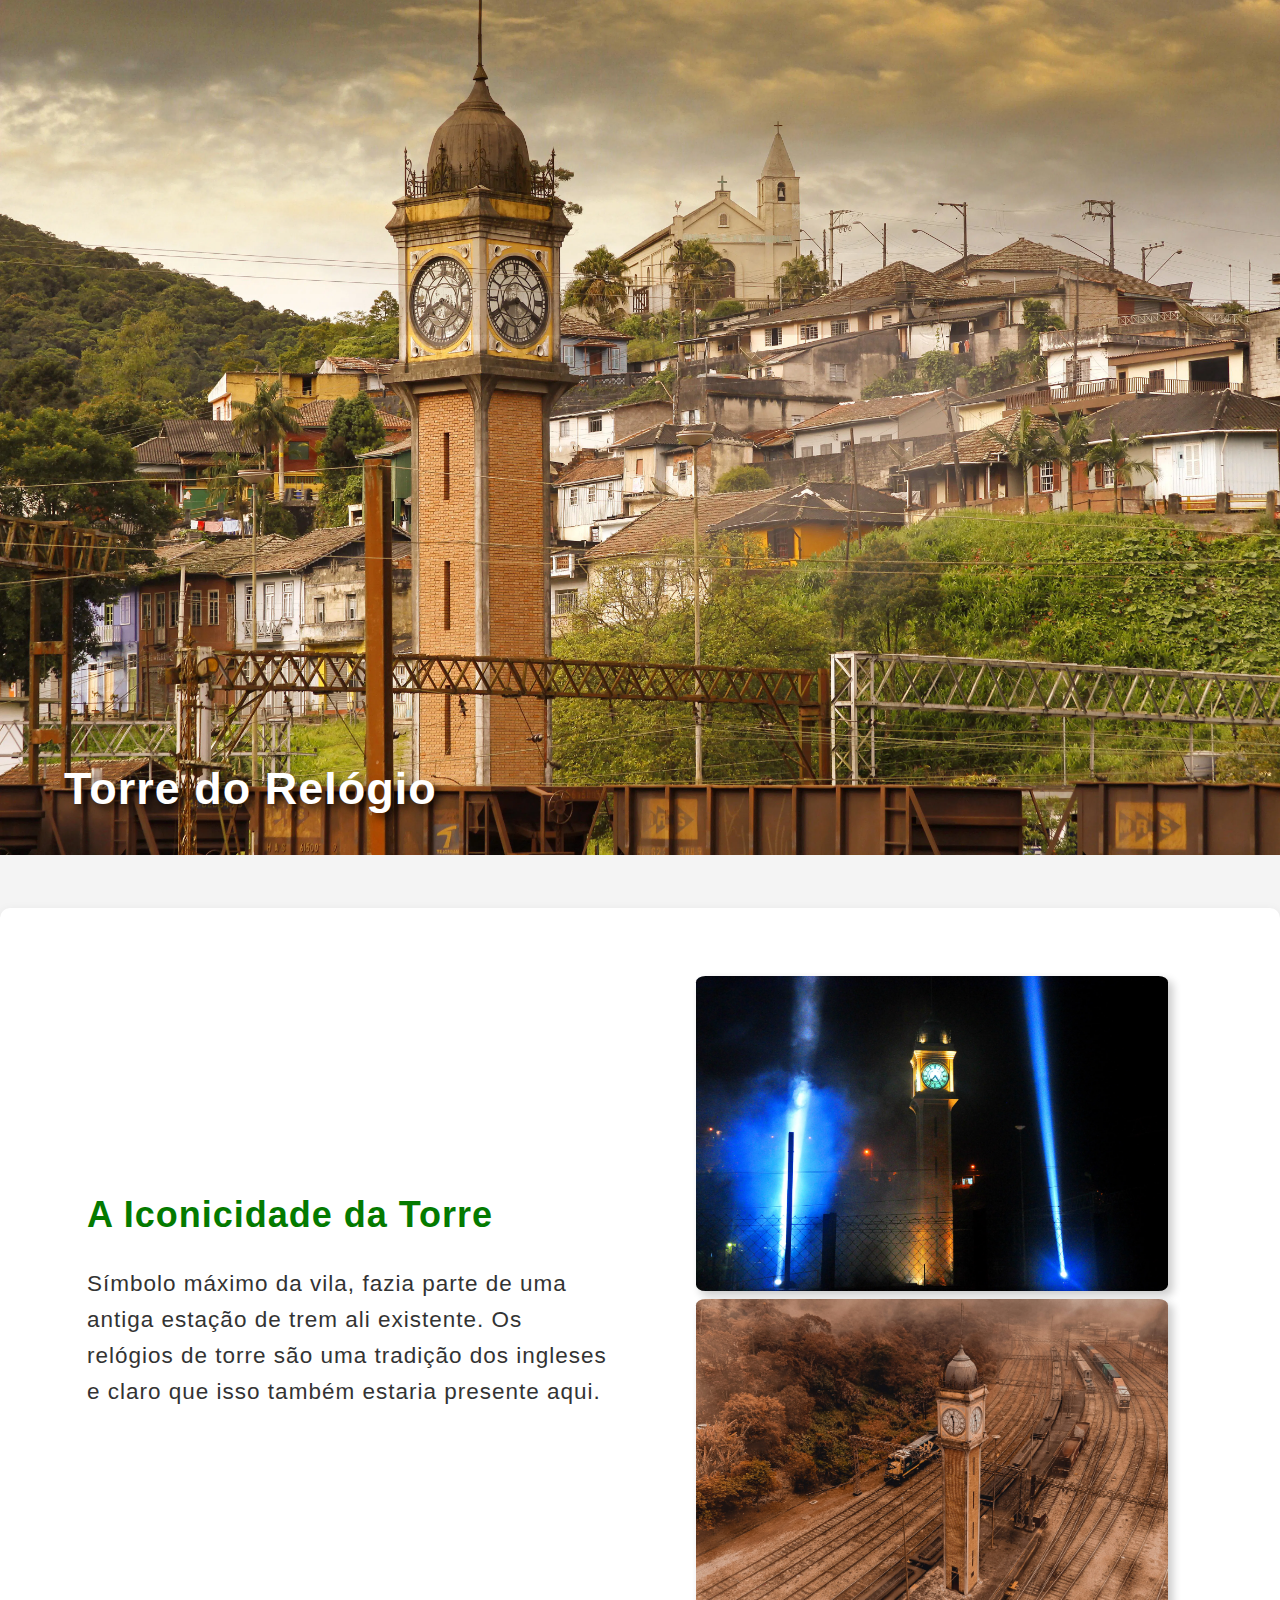
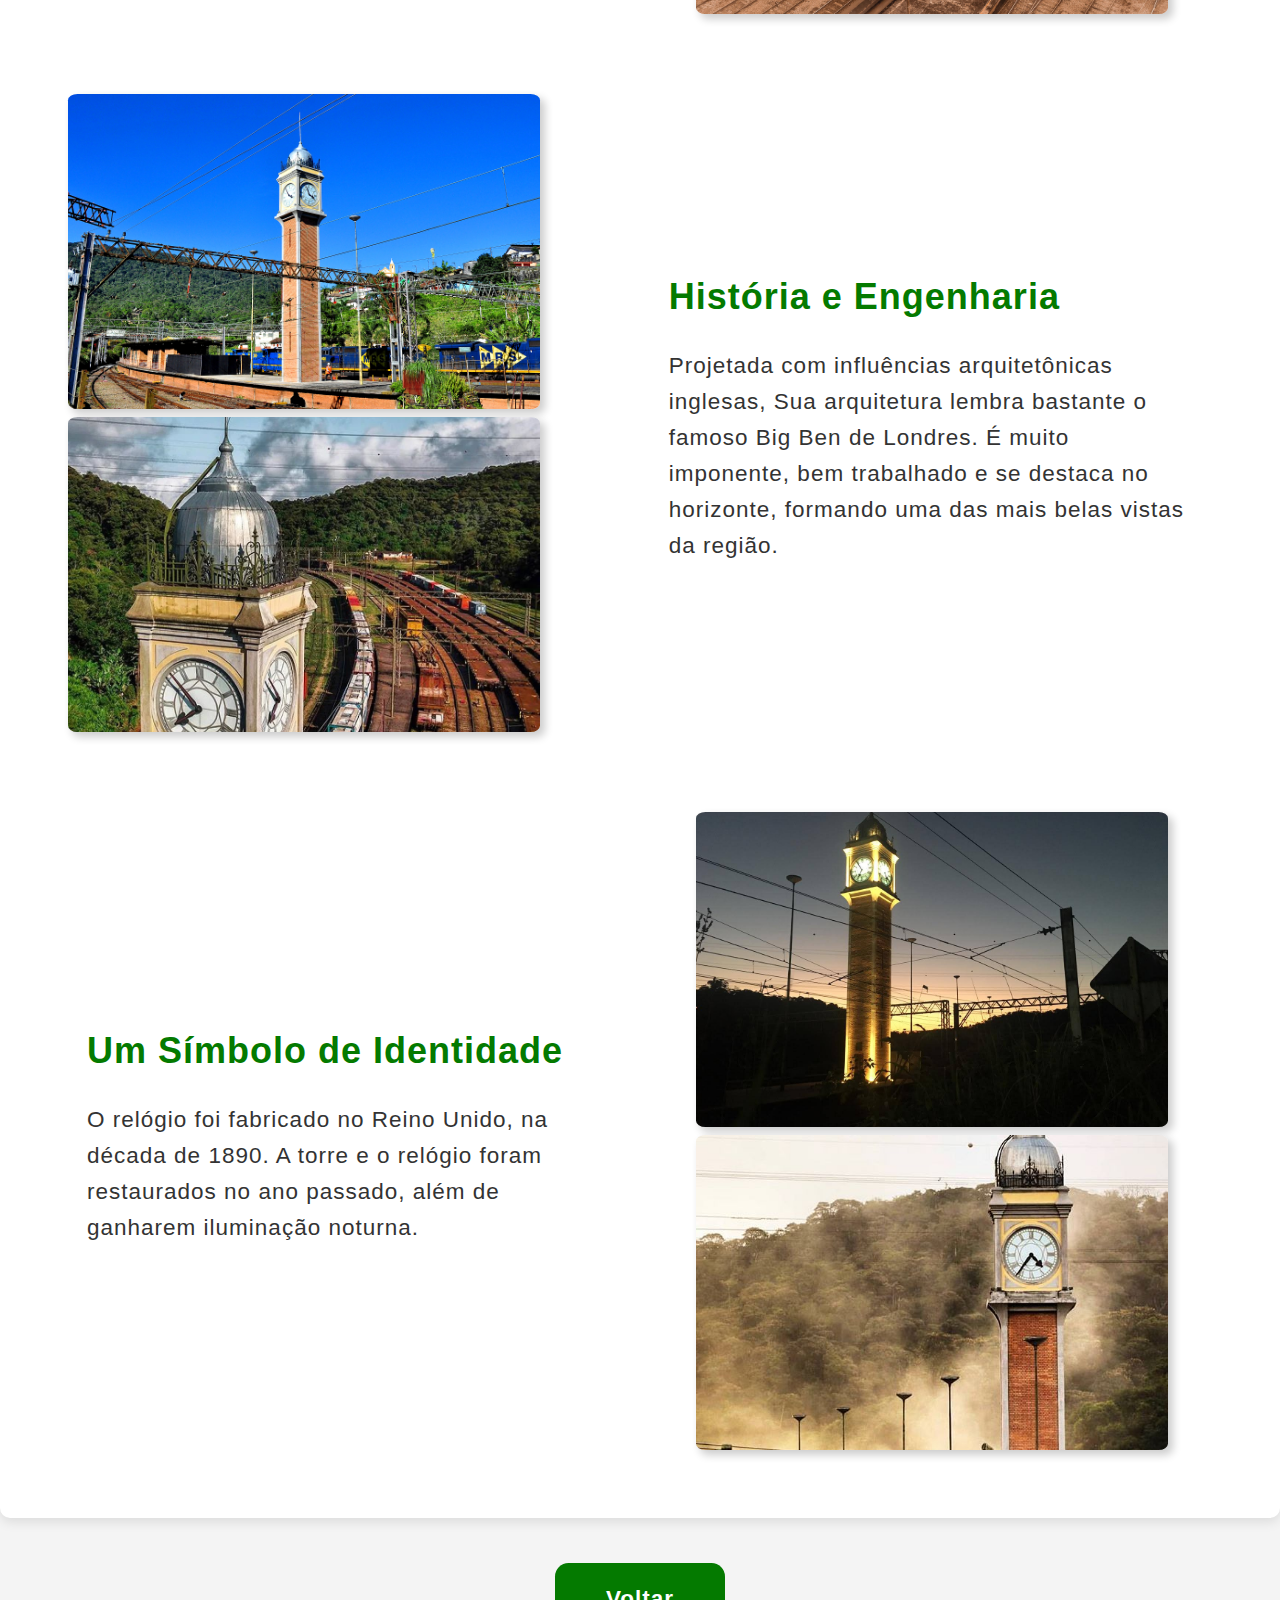
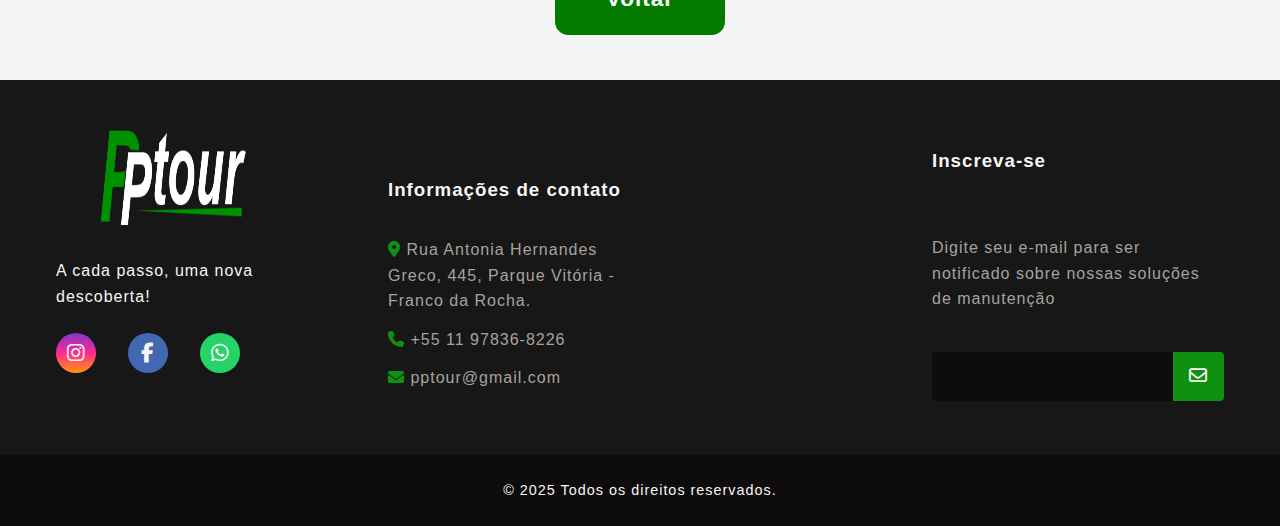
<file: paginas/torre.html>
<!DOCTYPE html>
<html lang="pt-BR">
<head>
  <meta charset="UTF-8">
  <meta name="viewport" content="width=device-width, initial-scale=1.0">
  <title>Torre do Relógio</title>
  <link rel="stylesheet" href="https://cdnjs.cloudflare.com/ajax/libs/font-awesome/6.7.2/css/all.min.css"
    integrity="sha512-Evv84Mr4kqVGRNSgIGL/F/aIDqQb7xQ2vcrdIwxfjThSH8CSR7PBEakCr51Ck+w+/U6swU2Im1vVX0SVk9ABhg=="
    crossorigin="anonymous" referrerpolicy="no-referrer" />
  <link rel="stylesheet" href="../assets/style/torre.css">
  <link rel="stylesheet" href="../assets/style/footer.css">
</head>
<body>
  <header>
    <img src="../assets/img/d6642274662b25347b6dae19ca7d2b92.jpg" alt="Torre do Relógio de Paranapiacaba" id="torre">
    <h1 class="titulo">Torre do Relógio</h1>
  </header>

  <main>
    <section class="conteudo">
  
      <div class="bloco">
        <div class="texto">
          <h2>A Iconicidade da Torre</h2>
          <p>Símbolo máximo da vila, fazia parte de uma antiga estação de trem ali existente. Os relógios de torre são uma tradição dos ingleses e claro que isso também estaria presente aqui.</p>
        </div>
        <div class="imagens">
          <div class="placeholder" id="box1"></div>
          <div class="placeholder" id="box2"></div>
        </div>
      </div>

      <div class="bloco invertido">
        <div class="texto">
          <h2>História e Engenharia</h2>
          <p>Projetada com influências arquitetônicas inglesas, Sua arquitetura lembra bastante o famoso Big Ben de Londres. É muito imponente, bem trabalhado e se destaca no horizonte, formando uma das mais belas vistas da região.</p>
        </div>
        <div class="imagens">
          <div class="placeholder" id="box3"></div>
          <div class="placeholder" id="box4"></div>
        </div>
      </div>

      <div class="bloco">
        <div class="texto">
          <h2>Um Símbolo de Identidade</h2>
          <p>O relógio foi fabricado no Reino Unido, na década de 1890. A torre e o relógio foram restaurados no ano passado, além de ganharem iluminação noturna.</p>
        </div>
        <div class="imagens">
          <div class="placeholder" id="box5"></div>
          <div class="placeholder" id="box6"></div>
        </div>
      </div>
    </section>

    <div class="botao-container">
      <a href="lobby.html" class="botao-mapa">Voltar</a>
    </div>
  </main>
  <footer id="rodape">
    <div id="rodapeContent">
      <div id="rodapeContatos">
        <img src="../assets/img/LOGO-(1).png" alt="">
        <p>A cada passo, uma nova descoberta!</p>
        <!-- <p>A cada estação, uma nova descoberta!</p> -->
        <div id="redeSocial">
          <a href="#" class="rodapeLink" id="intagram">
            <i class="fa-brands fa-instagram"></i>
          </a>
          <a href="#" class="rodapeLink" id="facebook">
            <i class="fa-brands fa-facebook-f"></i>
          </a>
          <a href="#" class="rodapeLink" id="whatsapp">
            <i class="fa-brands fa-whatsapp"></i>
          </a>
        </div>
      </div>
      <ul class="rodapeLista">
        <li>
          <h3>
            Informações de contato
          </h3>
        </li>
        <li>
          <i class="fa-solid fa-location-dot"></i>
          <a href="https://maps.app.goo.gl/JDXAEQAcFaK6cDJz5">
             Rua Antonia Hernandes Greco, 445, Parque Vitória - Franco da Rocha.
        </a>
        </li>
        <li>
          <i class="fa-solid fa-phone"></i>
          <a href="#" class="rodapeLink">+55 11 97836-8226</a>
        </li>
        <li>
          <i class="fa-solid fa-envelope"></i>
          <a href="#" class="rodapeLink">pptour@gmail.com</a>
        </li>
      </ul>

      <ul class="rodapeLista">
        <li>

        </li>
      </ul>
      <div id="rodapeSubscribe">
        <h3>
          Inscreva-se
        </h3>
        <p>
          Digite seu e-mail para ser notificado sobre nossas soluções de manutenção
        </p>
        <div id="inputGroup">
          <input type="email" id="email">
          <button>
            <i class="fa-regular fa-envelope"></i>
          </button>

        </div>
      </div>
    </div>
    <div id="rodapeCopyright">
      &#169
      2025 Todos os direitos reservados.
    </div>
  </footer>
</body>
</html>
</file>
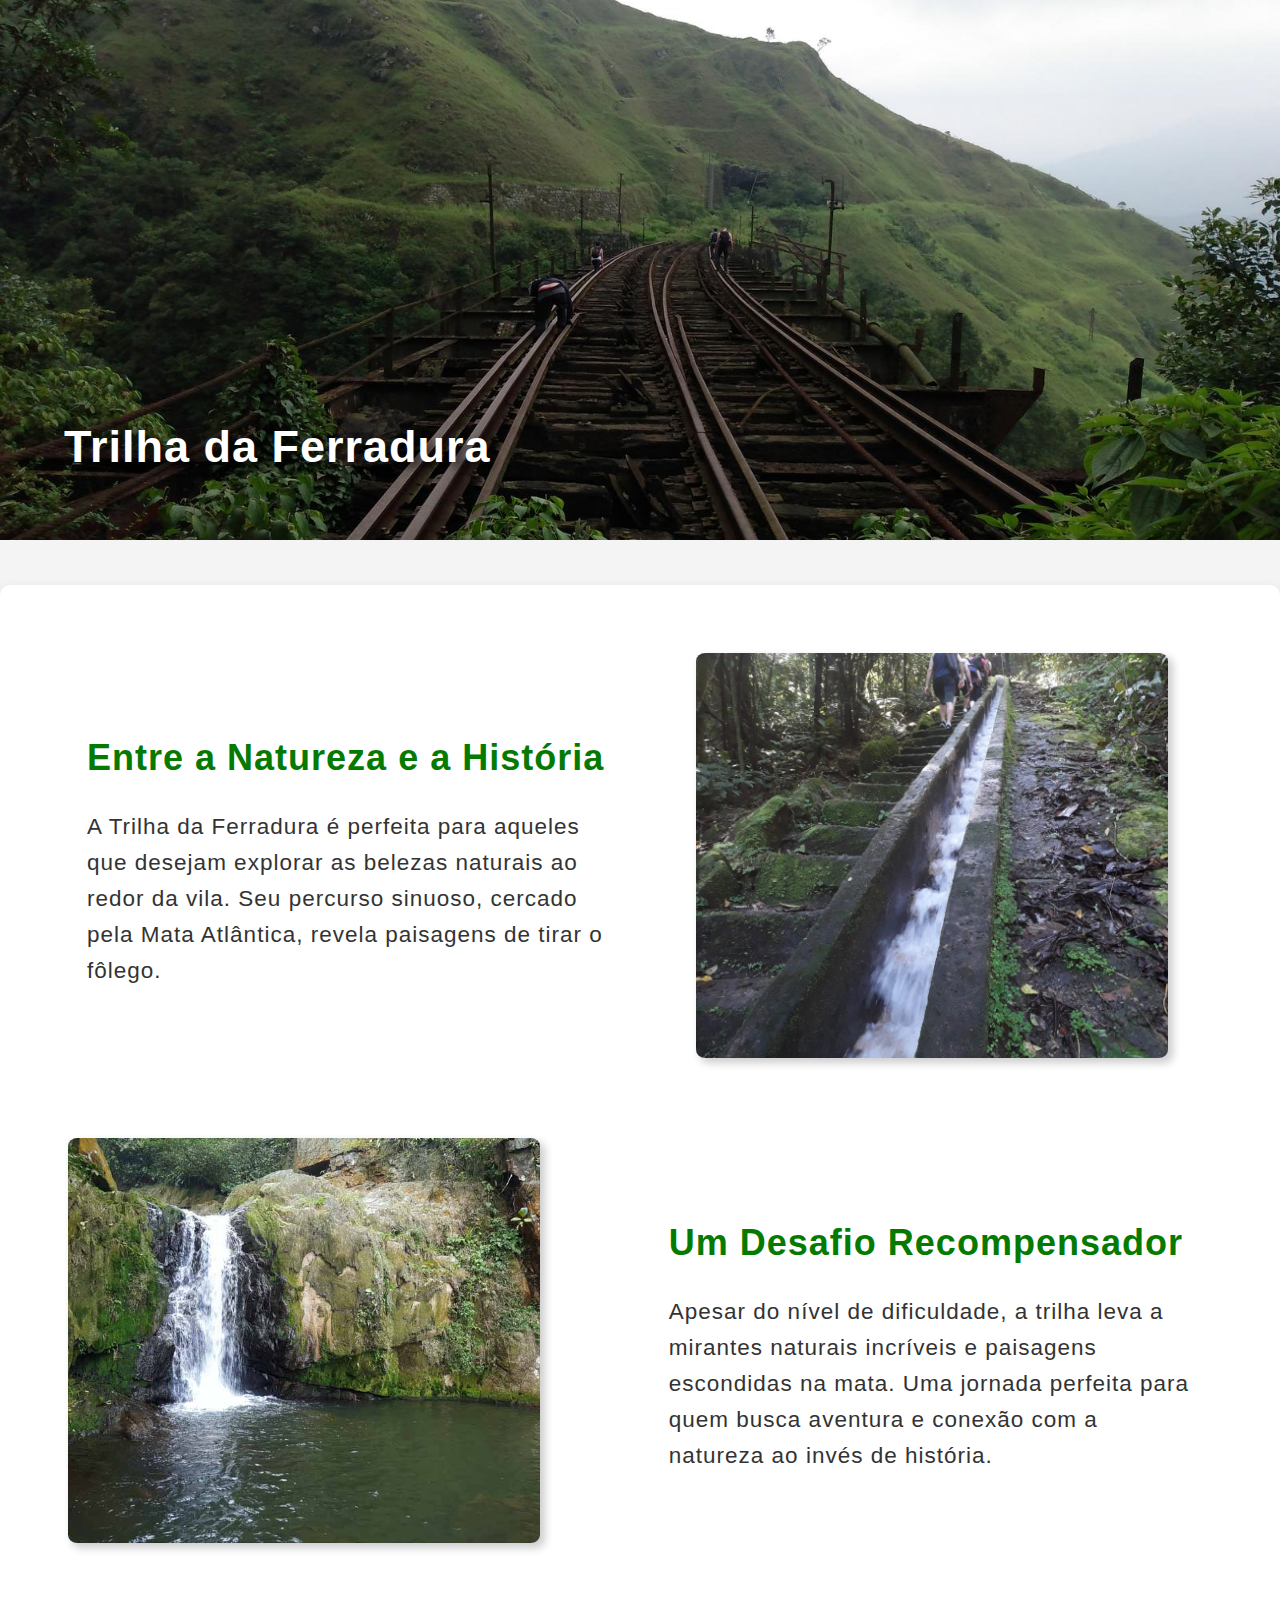
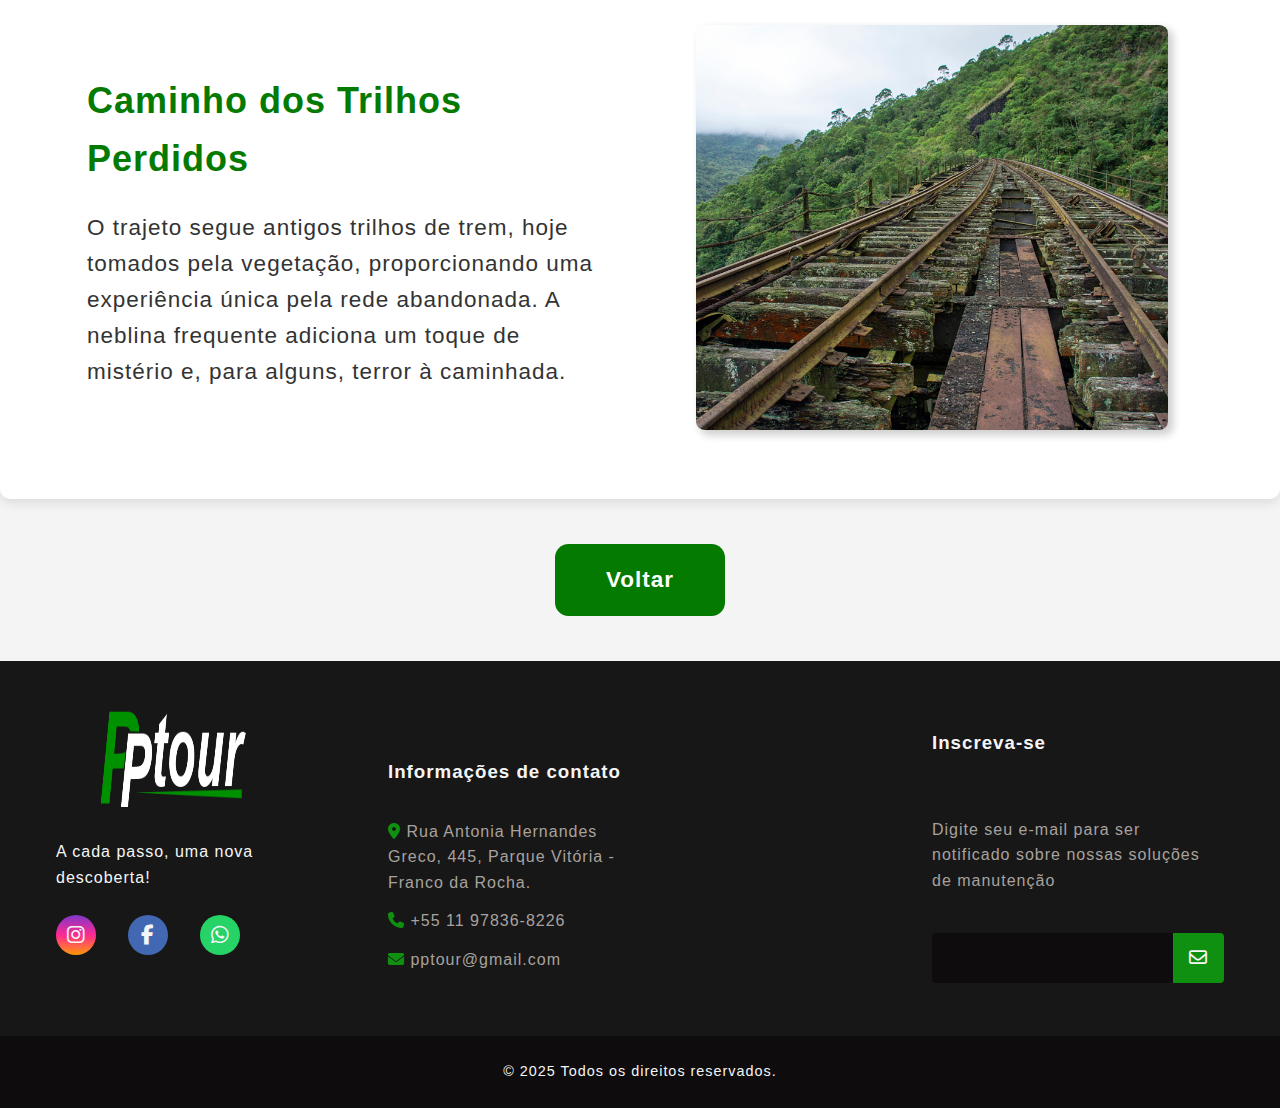
<file: paginas/trilha.html>
<!DOCTYPE html>
<html lang="pt-BR">
<head>
  <meta charset="UTF-8">
  <meta name="viewport" content="width=device-width, initial-scale=1.0">
  <title>Trilha</title>
  <link rel="stylesheet" href="https://cdnjs.cloudflare.com/ajax/libs/font-awesome/6.7.2/css/all.min.css"
    integrity="sha512-Evv84Mr4kqVGRNSgIGL/F/aIDqQb7xQ2vcrdIwxfjThSH8CSR7PBEakCr51Ck+w+/U6swU2Im1vVX0SVk9ABhg=="
    crossorigin="anonymous" referrerpolicy="no-referrer" />
  <link rel="stylesheet" href="../assets/style/trilha.css">
  <link rel="stylesheet" href="../assets/style/footer.css">
</head>
<body>
  <header id="topo">
    <img src="../assets/img/trilha4.jpg" id="trilha">
    <h1 class="titulo">Trilha da Ferradura</h1>
  </header>

  <main>
    <section class="conteudo">
  
      <div class="bloco">
        <div class="texto">
          <h2>Entre a Natureza e a História</h2>
          <p>A Trilha da Ferradura é perfeita para aqueles que desejam explorar as belezas naturais ao redor da vila.
             Seu percurso sinuoso, cercado pela Mata Atlântica, revela paisagens de tirar o fôlego.</p>
        </div>
        <div class="imagens">
          <div class="placeholder" id="box1"></div>
        </div>
      </div>

      <div class="bloco invertido">
        <div class="texto">
          <h2>Um Desafio Recompensador</h2>
          <p>Apesar do nível de dificuldade, a trilha leva a mirantes naturais incríveis e paisagens escondidas na mata. 
            Uma jornada perfeita para quem busca aventura e conexão com a natureza ao invés de história.</p>
        </div>
        <div class="imagens">
          <div class="placeholder" id="box3"></div>
        </div>
      </div>

      <div class="bloco">
        <div class="texto">
          <h2>Caminho dos Trilhos Perdidos</h2>
          <p>O trajeto segue antigos trilhos de trem, hoje tomados pela vegetação, proporcionando uma experiência única pela rede abandonada.
             A neblina frequente adiciona um toque de mistério e, para alguns, terror à caminhada.</p>
        </div>
        <div class="imagens">
          <div class="placeholder" id="box5"></div>
        </div>
      </div>
    </section>

    <div class="botao-container">
      <a href="lobby.html" class="botao-mapa">Voltar</a>
    </div>
  </main>
  <footer id="rodape">
    <div id="rodapeContent">
      <div id="rodapeContatos">
        <img src="../assets/img/LOGO-(1).png" alt="">
        <p>A cada passo, uma nova descoberta!</p>
        <!-- <p>A cada estação, uma nova descoberta!</p> -->
        <div id="redeSocial">
          <a href="#" class="rodapeLink" id="intagram">
            <i class="fa-brands fa-instagram"></i>
          </a>
          <a href="#" class="rodapeLink" id="facebook">
            <i class="fa-brands fa-facebook-f"></i>
          </a>
          <a href="#" class="rodapeLink" id="whatsapp">
            <i class="fa-brands fa-whatsapp"></i>
          </a>
        </div>
      </div>
      <ul class="rodapeLista">
        <li>
          <h3>
            Informações de contato
          </h3>
        </li>
        <li>
          <i class="fa-solid fa-location-dot"></i>
          <a href="https://maps.app.goo.gl/JDXAEQAcFaK6cDJz5">
             Rua Antonia Hernandes Greco, 445, Parque Vitória - Franco da Rocha.
        </a>
        </li>
        <li>
          <i class="fa-solid fa-phone"></i>
          <a href="#" class="rodapeLink">+55 11 97836-8226</a>
        </li>
        <li>
          <i class="fa-solid fa-envelope"></i>
          <a href="#" class="rodapeLink">pptour@gmail.com</a>
        </li>
      </ul>

      <ul class="rodapeLista">
        <li>

        </li>
      </ul>
      <div id="rodapeSubscribe">
        <h3>
          Inscreva-se
        </h3>
        <p>
          Digite seu e-mail para ser notificado sobre nossas soluções de manutenção
        </p>
        <div id="inputGroup">
          <input type="email" id="email">
          <button>
            <i class="fa-regular fa-envelope"></i>
          </button>

        </div>
      </div>
    </div>
    <div id="rodapeCopyright">
      &#169
      2025 Todos os direitos reservados.
    </div>
  </footer>
</body>
</html>
</file>
<file: assets/style/footer.css>
:root{
    --color-neutral-0: #0e0c0c;
    --color-neutral-10: #171717;
    --color-neutral-30: #a8a29e;
    --color-neutral-40: #f5f5f5;
}

@font-face {
    * {
        src: url(PPTOUR/assets/fonts/Inter-Italic-VariableFont_opsz\,wght.ttf);
    }
}

* {
    letter-spacing: 1px;
}

#rodape{
    width: 100%;
    color: var(--color-neutral-40);
    display: flex;
    flex-direction: column;
}
.rodapeLink{
    text-decoration: none;
}
#rodapeContent{
    background-color: var(--color-neutral-10);
    display: grid;
    grid-template-columns: repeat(4, 1fr);
    padding: 3rem 3.5rem;
}
#rodapeContatos h1{
    margin-bottom: 0.75rem;

}
#rodapeContatos img{
    height: 35%;
    width: 50%;
    margin-left: 15%;
    margin-bottom: 9px;
}
#redeSocial{
    display: flex;
    gap: 2rem;
    margin-top: 1.5rem;
}
#redeSocial .rodapeLink{
    display: flex;
    align-items: center;
    justify-content: center;
    height: 2.5rem;
    width: 2.5rem;
    color: var(--color-neutral-40);
    border-radius: 50%;
    transition: all 0.4s;
}
#redeSocial .rodapeLink:hover{
    opacity: 0.8;
}
#redeSocial .rodapeLink i{
    font-size: 1.25rem;
}
#intagram{
background: linear-gradient(#7f37c9, #ff2992, #ff9807);
}
#facebook{
    background-color: #4267b3;
}
#whatsapp{
    background-color: #25d366;
}
.rodapeLista{
    display: flex;
    flex-direction: column;
    gap: 0.75;
    list-style: none;
}
.rodapeLista a{
    text-decoration: none;
    color: transparent;
    color: var(--color-neutral-30);
    transition: all 0.4s;
}
.rodapeLista li{
    margin-top: 13px;
}
.rodapeLista a:hover{
    color: #109010;
}
.rodapeLista i{
    color: #109010;
}
.rodapeLista .rodapeLink{
    color: var(--color-neutral-30);
    transition: all 0.4s;
}
.rodapeLista .rodapeLink:hover{
    color: #109010;
}
#rodapeSubscribe{
    display: flex;
    flex-direction: column;
    gap: 1.5rem;
}
#rodapeSubscribe p{
color: var(--color-neutral-30);
}
#inputGroup{
    display: flex;
    align-items: center;
    background-color: var(--color-neutral-0);
    border-radius: 4px;
}
#inputGroup input{
    all: unset;
    padding: 0.75rem;
    width: 100%;
}
#inputGroup button{
    background-color: #109010;
    border: none;
    color: var(--color-neutral-40);
    padding: 0px 1rem;
    font-size: 1.12rem;
    height: 100%;
    border-radius: 0px 4px 4px 0px;
    cursor: pointer;
    transition: all 0.4s;
}

#inputGroup button:hover{
    opacity: 0.8;
}
#rodapeCopyright{
    display: flex;
    justify-content: center;
    background-color: var(--color-neutral-0);
    font-size: 0.9rem;
    padding: 1.5rem;
    font-weight: 100;
}

@media screen  and ( max-width: 768px){
    #rodapeContent{
        grid-template-columns: repeat(2, 1fr);
        gap: 2rem;
    }
}
@media screen  and ( max-width: 426px){
    #rodapeContent{
        grid-template-columns: repeat(1, 1fr);
        padding: 3rem 2rem;
    }
}
</file>
<file: assets/style/casafox.css>
body {
    margin: 0;
    padding: 0;
    font-family: 'Arial', sans-serif;
    line-height: 1.6;
    background-color: #f4f4f4;
    color: #333;
  }
  

  #topo {
    position: relative;
    width: 100%;
    height: 60vh; 
    overflow: hidden;
  }
  
  #casa {
    width: 100%;
    height: 100%;
    object-fit: cover;
  }
  
  .titulo {
    position: absolute;
    bottom: 5%;
    left: 5%;
    color: white;
    font-size: 5vh; 
    font-weight: bold;
    text-shadow: 0.5vh 0.5vh 1vh rgba(0, 0, 0, 0.8);
  }
  
 
  .conteudo {
    padding: 5% 5%;
    background: white; 
    border-radius: 10px; 
    box-shadow: 0 4px 12px rgba(0, 0, 0, 0.1); 
    max-width: 1100px; 
    margin: 5vh auto; 
    display: flex;
    flex-direction: column;
    gap: 8vh; 
  }
  
  .bloco {
    display: flex;
    align-items: center;
    justify-content: space-between;
    gap: 5%; 
  }
  
  .invertido {
    flex-direction: row-reverse;
  }
  
  .texto {
    flex: 1;
    padding: 2%;
  }
  
  .texto h2 {
    margin-bottom: 2%;
    color: #047a00; 
    font-size: 4vh;
  }
  
  .texto p {
    font-size: 2.5vh; 
    text-align: left; 
    color: #333; 
  }
  
  
  .imagens {
    flex: 1;
    display: flex;
    flex-direction: column;
    gap: 4%; 
  }
  
  .placeholder {
    width: 100%;
    height: 25vh;
    background-size: cover;
    background-position: center;
    border-radius: 2%; 
    box-shadow: 0.5vh 0.5vh 1vh rgba(0, 0, 0, 0.2); 
  }
  

  #box1 { background-image: url(../img/casa_fox2.jpg);
         height: 40vh;
         width: 60vh; 
  }

  #box3 { background-image: url(../img/casa_fox1.jpg);
        height: 40vh;
        width: 60vh;
  }

  #box5 { background-image: url(../img/casa_fox3.jpg);
          height: 40vh;
          width: 60vh;
}
  
  
  .botao-container {
    display: flex;
    justify-content: center;
    margin: 5vh 0;
  }
  
  .botao-mapa {
    padding: 2vh 4vw; 
    background-color: #047a00; 
    color: white;
    text-decoration: none;
    font-size: 2.5vh; 
    border-radius: 1.5vh; 
    font-weight: bold;
    transition: background-color 0.3s ease, transform 0.3s ease;
  }
  
  .botao-mapa:hover {
    background-color: #032f02;
    transform: scale(1.1); 
  }
</file>
<file: assets/style/cemitério.css>
body {
    margin: 0;
    padding: 0;
    font-family: 'Arial', sans-serif;
    line-height: 1.6;
    background-color: #f4f4f4;
    color: #333;
  }
  

  #topo {
    position: relative;
    width: 100%;
    height: 60vh; 
    overflow: hidden;
  }

  #topo img {
    width: 100%;
    height: 120%;
    background-size: cover;
    opacity: 0.7;
  }
  
  #casa{
    width: 100%;
    height: 100%;
    object-fit: cover;
  }
  
  .titulo {
    position: absolute;
    bottom: 5%;
    left: 5%;
    color: white;
    font-size: 5vh; 
    font-weight: bold;
    text-shadow: 0.5vh 0.5vh 1vh rgba(0, 0, 0, 0.8);
  }
  
 
  .conteudo {
    padding: 5% 5%;
    background: white; 
    border-radius: 10px; 
    box-shadow: 0 4px 12px rgba(0, 0, 0, 0.1); 
    max-width: 1100px; 
    margin: 5vh auto; 
    display: flex;
    flex-direction: column;
    gap: 8vh; 
  }
  
  .bloco {
    display: flex;
    align-items: center;
    justify-content: space-between;
    gap: 5%; 
  }
  
  .invertido {
    flex-direction: row-reverse;
  }
  
  .texto {
    flex: 1;
    padding: 2%;
  }
  
  .texto h2 {
    margin-bottom: 2%;
    color: #047a00; 
    font-size: 4vh;
  }
  
  .texto p {
    font-size: 2.5vh; 
    text-align: left; 
    color: #333; 
  }
  
  
  .imagens {
    flex: 1;
    display: flex;
    flex-direction: column;
    gap: 4%; 
  }
  
  .placeholder {
    width: 100%;
    height: 25vh;
    background-size: cover;
    background-position: center;
    border-radius: 2%; 
    box-shadow: 0.5vh 0.5vh 1vh rgba(0, 0, 0, 0.2); 
  }
  

  #box1 { background-image: url(../img/Cemitério1.jpg);
         height: 40vh;
         width: 60vh; 
  }

  #box3 { background-image: url(../img/Cemitério2.jpg);
        height: 40vh;
        width: 60vh;
  }

  #box5 { background-image: url(../img/Cemitério3.jpg);
          height: 40vh;
          width: 60vh;
}
  
  
  .botao-container {
    display: flex;
    justify-content: center;
    margin: 5vh 0;
  }
  
  .botao-mapa {
    padding: 2vh 4vw; 
    background-color: #047a00; 
    color: white;
    text-decoration: none;
    font-size: 2.5vh; 
    border-radius: 1.5vh; 
    font-weight: bold;
    transition: background-color 0.3s ease, transform 0.3s ease;
  }
  
  .botao-mapa:hover {
    background-color: #032f02;
    transform: scale(1.1); 
  }
</file>
<file: assets/style/curiosidades.css>
@import url('https://fonts.googleapis.com/css2?family=Inter:ital,opsz,wght@0,14..32,100..900;1,14..32,100..900&display=swap');

* {
    font-family: "Inter", serif;
    margin: 0;
    padding: 0;
    box-sizing: border-box;
}

body {
    width: 100%;
    height: 100%;
    background-color: black;
}

#principal {
    width: 100%;
    height: 100px;
    background-color: black;
}

#fundo {
    width: 100%;
    height: 535px;
    background-color: brown;
    position: relative; 
}

#fundo img {
    width: 100%;
    height: 100%;
}

#fundo h3,
#fundo p {
    position: absolute; 
    color: #000; 
    font-family: Verdana;
}

#fundo h3 {
    top: 20%; 
    left: 5%; 
    font-size: 30px; 
}

#fundo p {
    top: 30%;
    left: 5%; 
    font-size: 18px;
    
}
#imagem1 h3{

    font-size: 50px;
    color: #fff;
    display: flex;
    justify-content: center;
    align-items: center;
    margin-top: 30px;
}
#imagem1{
    width: 100%;
    height: 650px;
    
}
#imagem1 img{
    width: 100%;
    height: 90%;
    padding: 30px;
    padding-top: 10px;
}
#box{
    position: absolute;
    width: 500px;
    height: 250px;
    background-color: #fff;
    border-radius: 20px; 
    box-shadow: 10px 10px 20px #000; 
    padding: 30px;
    margin-left: 800px;
    top: 950px;
}
p{
    top: 30%;
    left: 5%; 
    font-size: 18px;
}
h2{
    top: 30%;
    left: 5%; 
    font-size: 30px;
    color: #000;
    padding: 10px;
}
#box a{
    width: 150px;
    height: 40px;
    background-color: #47a065;
    color: #000;
    border-radius: 20px;
    text-decoration: none;
    top: 20px;
    display: flex;
    position: relative;
    align-items: center;
    justify-content: center;
    cursor: pointer;
    transition:  transform 200ms ease-in-out;
  }
  a:hover{
    transform: scale(1.1);
  }
#imagem2{
    width: 100%;
    height: 650px;
    
}
#imagem2 img{
    width: 100%;
    height: 100%;
    padding: 30px;
    padding-top: 10px;

}
#box2{
    position: absolute;
    width: 500px;
    height: 250px;
    background-color: #000;
    border-radius: 20px; 
    box-shadow: 10px 10px 20px #000; 
    padding: 30px;
    margin-left: 800px;
    top: 1650px;
    
}
#box2 h2{
    top: 30%;
    left: 5%; 
    font-size: 30px;
    color: #fff;
    padding: 10px;
}
#box2 p{
    top: 30%;
    left: 5%; 
    font-size: 18px;
    color: #fff;
}
#box2 a{
    width: 150px;
    height: 40px;
    background-color: #47a065;
    color: #fff;
    border-radius: 20px;
    text-decoration: none;
    top: 20px;
    display: flex;
    position: relative;
    align-items: center;
    justify-content: center;
    cursor: pointer;
    transition:  transform 200ms ease-in-out;
}
a:hover{
    transform: scale(1.1);
}
</file>
<file: assets/style/navbar.css>
section {
	text-align: center;
	margin-bottom: 0;
	top: 0;
	position: relative;
	height: 80px;
	width: 100%;
	background-color: transparent;
	display: flex;
	animation: slide-in 1s ease-out;
	position: fixed;
	z-index: 6;
	background-color: black;
  }
  
  section #nav_bar {
	text-align: center;
	margin-bottom: 0;
	top: 0;
	position: relative;
	height: 80px;
	width: 100%;
	background-color: transparent;
	display: flex;
	animation: slide-in 1s ease-out;
	position: fixed;
	z-index: 6;
	background-color: black;
  }
  
  /* class logo */
  
  .logo {
	color: rgb(255, 255, 255);
	width: 50%;
	height: 75px;
	display: flex;
	align-items: center;
	justify-content: left;
	margin-bottom: 50px;
  }
  
  #logoimg {
	margin-bottom: 30px;
	margin-left: 90px;
	margin-top: 30px;
	align-items: center;
	width: 25%;
	display: flex;
	padding-left: 20px;
  }
  
  /* class menuButton */
  .menuButton {
	width: 50%;
	height: 75px;
	display: flex;
	align-items: end;
	justify-content: space-around;
	margin-bottom: 9px;
  }
  
  .menuButton button {
	font-size: 18px;
	margin-bottom: 12px;
  }
  
  .btn {
	color: white;
	background-color: transparent;
	width: 100px;
	height: 30px;
	border-style: none;
	cursor: pointer;
	transition: transform 200ms ease-in-out;
  }
  
  .btn:hover {
	margin: 10px;
	transform: scale(1.1);
	border-bottom: 1px solid #109010;
  }
  
  /* o # e usado para estilzar div com id */
  /* id objeto logo */
  #objeto {
	position: relative;
	width: 80%;
	height: auto;
	display: flex;
	align-items: center;
	justify-content: center;
	flex-direction: column;
	margin-top: 15%;
	margin-left: 5%;
  }
  
  #objeto h1 {
	margin: auto;
	width: 100%;
	text-align: center;
	color: white;
	font-size: 36px;
  }
  
  #objeto p {
	margin: auto;
	font-size: 20px;
	color: white;
	width: 50%;
  }
  
  #button button {
	width: 300px;
	height: 200px;
	background-color: #109010;
	margin-top: 120px;
	margin-right: 600px;
	color: white;
	font-size: 20px;
	border-style: none;
	border-radius: 10px;
	transition: transform 1s ease-in-out;
  }
  
  #button button:hover {
	background-color: white;
	color: #109010;
	transform: scale(1.2);
  }
</file>
<file: assets/style/estacao.css>
body {
    margin: 0;
    padding: 0;
    font-family: 'Arial', sans-serif;
    line-height: 1.6;
    background-color: #f4f4f4;
    color: #333;
  }
  

  #topo {
    position: relative;
    width: 100%;
    height: 60vh; 
    overflow: hidden;
  }
  
  #estacao {
    width: 100%;
    height: 100%;
    object-fit: cover;
  }
  
  .titulo {
    position: absolute;
    bottom: 5%;
    left: 5%;
    color: white;
    font-size: 5vh; 
    font-weight: bold;
    text-shadow: 0.5vh 0.5vh 1vh rgba(0, 0, 0, 0.8);
  }
  
 
  .conteudo {
    padding: 5% 5%;
    background-color: #ffffff;
    border-radius: 10px; 
    box-shadow: 0 4px 12px rgba(0, 0, 0, 0.1); 
    max-width: 1400px; 
    margin: 5vh auto; 
    display: flex;
    flex-direction: column;
    gap: 8vh; 
  }
  
  .bloco {
    display: flex;
    align-items: center;
    justify-content: space-between;
    gap: 5%; 
  }
  
  .invertido {
    flex-direction: row-reverse;
  }
  
  .texto {
    flex: 1;
    padding: 2%;
  }
  
  .texto h2 {
    margin-bottom: 2%;
    color: #047a00; 
    font-size: 4vh;
  }
  
  .texto p {
    font-size: 2.5vh; 
    text-align: left; 
    color: #333; 
  }
  
  
  .imagens {
    flex: 1;
    display: flex;
    flex-direction: column;
    gap: 4%; 
  }
  
  .placeholder {
    width: 90%;
    height: 45vh;
    margin: 4px;
    background-size: cover;
    background-position: center;
    border-radius: 2%; 
    box-shadow: 0.5vh 0.5vh 1vh rgba(0, 0, 0, 0.2); 
  }
  

  #box1 { background-image: url(../img/estacao1.jpg);}
  #box3 { background-image: url(../img/estacao2.jpg); }
  #box5 { background-image: url(../img/estacao4.jpg);}
  
  
  
  .botao-container {
    display: flex;
    justify-content: center;
    margin: 5vh 0;
  }
  
  .botao-mapa {
    padding: 2vh 4vw; 
    background-color: #047a00; 
    color: white;
    text-decoration: none;
    font-size: 2.5vh; 
    border-radius: 1.5vh; 
    font-weight: bold;
    transition: background-color 0.3s ease, transform 0.3s ease;
  }
  
  .botao-mapa:hover {
    background-color: #032f02;
    transform: scale(1.1); 
  }
</file>
<file: assets/style/igreja.css>
body {
    margin: 0;
    padding: 0;
    font-family: 'Arial', sans-serif;
    line-height: 1.6;
    background-color: #f4f4f4;
    color: #333;
  }
  

  #topo {
    position: relative;
    width: 100%;
    height: 60vh; 
    overflow: hidden;
  }

  #topo img {
    width: 100%;
    height: 100%;
    background-size: cover;
  }
  
  #casa{
    width: 100%;
    height: 100%;
    object-fit: cover;
  }
  
  .titulo {
    position: absolute;
    bottom: 5%;
    left: 5%;
    color: white;
    font-size: 5vh; 
    font-weight: bold;
    text-shadow: 0.5vh 0.5vh 1vh rgba(0, 0, 0, 0.8);
  }
  
 
  .conteudo {
    padding: 5% 5%;
    background: white; 
    border-radius: 10px; 
    box-shadow: 0 4px 12px rgba(0, 0, 0, 0.1); 
    max-width: 1100px; 
    margin: 5vh auto; 
    display: flex;
    flex-direction: column;
    gap: 8vh; 
  }
  
  .bloco {
    display: flex;
    align-items: center;
    justify-content: space-between;
    gap: 5%; 
  }
  
  .invertido {
    flex-direction: row-reverse;
  }
  
  .texto {
    flex: 1;
    padding: 2%;
  }
  
  .texto h2 {
    margin-bottom: 2%;
    color: #047a00; 
    font-size: 4vh;
  }
  
  .texto p {
    font-size: 2.5vh; 
    text-align: left; 
    color: #333; 
  }
  
  
  .imagens {
    flex: 1;
    display: flex;
    flex-direction: column;
    gap: 4%; 
  }
  
  .placeholder {
    width: 100%;
    height: 25vh;
    background-size: cover;
    background-position: center;
    border-radius: 2%; 
    box-shadow: 0.5vh 0.5vh 1vh rgba(0, 0, 0, 0.2); 
  }
  

  #box1 { background-image: url(../img/igreja2.jpg);
         height: 40vh;
         width: 60vh; 
  }

  #box3 { background-image: url(../img/igreja1.jpg);
        height: 40vh;
        width: 60vh;
  }

  #box5 { background-image: url(../img/igreja3.jpg);
          height: 40vh;
          width: 60vh;
}
  
  
  .botao-container {
    display: flex;
    justify-content: center;
    margin: 5vh 0;
  }
  
  .botao-mapa {
    padding: 2vh 4vw; 
    background-color: #047a00; 
    color: white;
    text-decoration: none;
    font-size: 2.5vh; 
    border-radius: 1.5vh; 
    font-weight: bold;
    transition: background-color 0.3s ease, transform 0.3s ease;
  }
  
  .botao-mapa:hover {
    background-color: #032f02;
    transform: scale(1.1); 
  }
</file>
<file: assets/style/museu.css>
body {
    margin: 0;
    padding: 0;
    font-family: 'Arial', sans-serif;
    line-height: 1.6;
    background-color: #f4f4f4;
    color: #333;
  }
  

  #topo {
    position: relative;
    width: 100%;
    height: 60vh; 
    overflow: hidden;
  }

  #topo img{
    width: 100%;
    height: 120%;
    background-size: cover;
  }
  
  .titulo {
    position: absolute;
    bottom: 5%;
    left: 5%;
    color: white;
    font-size: 5vh; 
    font-weight: bold;
    text-shadow: 0.5vh 0.5vh 1vh rgba(0, 0, 0, 0.8);
  }
  
 
  .conteudo {
    padding: 5% 5%;
    background: white; 
    border-radius: 10px; 
    box-shadow: 0 4px 12px rgba(0, 0, 0, 0.1); 
    max-width: 1100px; 
    margin: 5vh auto; 
    display: flex;
    flex-direction: column;
    gap: 8vh; 
  }
  
  .bloco {
    display: flex;
    align-items: center;
    justify-content: space-between;
    gap: 5%; 
  }
  
  .invertido {
    flex-direction: row-reverse;
  }
  
  .texto {
    flex: 1;
    padding: 2%;
  }
  
  .texto h2 {
    margin-bottom: 2%;
    color: #047a00; 
    font-size: 4vh;
  }
  
  .texto p {
    font-size: 2.5vh; 
    text-align: left; 
    color: #333; 
  }
  
  
  .imagens {
    flex: 1;
    display: flex;
    flex-direction: column;
    gap: 4%; 
  }
  
  .placeholder {
    width: 100%;
    height: 25vh;
    background-size: cover;
    background-position: center;
    border-radius: 2%; 
    box-shadow: 0.5vh 0.5vh 1vh rgba(0, 0, 0, 0.2); 
  }
  

  #box1 { background-image: url(../img/museu2.jpg);
         height: 40vh;
         width: 60vh; 
  }

  #box3 { background-image: url(../img/museu1.jpg);
        height: 40vh;
        width: 60vh;
  }

  #box5 { background-image: url(../img/museu3.jpg);
          height: 40vh;
          width: 60vh;
}
  
  
  .botao-container {
    display: flex;
    justify-content: center;
    margin: 5vh 0;
  }
  
  .botao-mapa {
    padding: 2vh 4vw; 
    background-color: #047a00; 
    color: white;
    text-decoration: none;
    font-size: 2.5vh; 
    border-radius: 1.5vh; 
    font-weight: bold;
    transition: background-color 0.3s ease, transform 0.3s ease;
  }
  
  .botao-mapa:hover {
    background-color: #032f02;
    transform: scale(1.1); 
  }
</file>
<file: assets/style/torre.css>
body {
    margin: 0;
    padding: 0;
    font-family: 'Arial', sans-serif;
    line-height: 1.6;
    background-color: #f4f4f4;
    color: #333;
  }
  

  #topo {
    position: relative;
    width: 100%;
    height: 60vh; 
    overflow: hidden;
  }
  
  #torre {
    width: 100%;
    height: 95vh;
  }
  
  .titulo {
    position: absolute;
    bottom: 5%;
    left: 5%;
    color: white;
    font-size: 5vh; 
    font-weight: bold;
    text-shadow: 0.5vh 0.5vh 1vh rgba(0, 0, 0, 0.8);
  }
  
 
  .conteudo {
    padding: 5% 5%;
    background: white; 
    border-radius: 10px; 
    box-shadow: 0 4px 12px rgba(0, 0, 0, 0.1); 
    max-width: 1400px; 
    margin: 5vh auto; 
    display: flex;
    flex-direction: column;
    gap: 8vh; 
  }
  
  .bloco {
    display: flex;
    align-items: center;
    justify-content: space-between;
    gap: 5%; 
  }
  
  .invertido {
    flex-direction: row-reverse;
  }
  
  .texto {
    flex: 1;
    padding: 2%;
  }
  
  .texto h2 {
    margin-bottom: 2%;
    color: #047a00; 
    font-size: 4vh;
  }
  
  .texto p {
    font-size: 2.5vh; 
    text-align: left; 
    color: #333; 
  }
  
  
  .imagens {
    flex: 1;
    display: flex;
    flex-direction: column;
    gap: 4%; 
  }
  
  .placeholder {
    width: 90%;
    height: 35vh;
    margin: 4px;
    background-size: cover;
    background-position: center;
    border-radius: 2%; 
    box-shadow: 0.5vh 0.5vh 1vh rgba(0, 0, 0, 0.2); 
  }
  

  #box1 { background-image: url(../img/torre2.webp);}
  #box2 { background-image: url(../img/torre3.jpg);}
  #box3 { background-image: url(../img/torre4.jpg); }
  #box4 { background-image: url(../img/torre5.jpg); }
  #box5 { background-image: url(../img/torre1.jpeg); }
  #box6 { background-image: url(../img/torre6.jpg); }
  
  
  
  .botao-container {
    display: flex;
    justify-content: center;
    margin: 5vh 0;
  }
  
  .botao-mapa {
    padding: 2vh 4vw; 
    background-color: #047a00; 
    color: white;
    text-decoration: none;
    font-size: 2.5vh; 
    border-radius: 1.5vh; 
    font-weight: bold;
    transition: background-color 0.3s ease, transform 0.3s ease;
  }
  
  .botao-mapa:hover {
    background-color: #032f02;
    transform: scale(1.1); 
  }
</file>
<file: assets/style/trilha.css>
body {
    margin: 0;
    padding: 0;
    font-family: 'Arial', sans-serif;
    line-height: 1.6;
    background-color: #f4f4f4;
    color: #333;
  }
  

  #topo {
    position: relative;
    width: 100%;
    height: 60vh; 
    overflow: hidden;
  }
  
  #trilha {
    width: 100%;
    height: 100%;
    object-fit: cover;
  }
  
  .titulo {
    position: absolute;
    bottom: 5%;
    left: 5%;
    color: white;
    font-size: 5vh; 
    font-weight: bold;
    text-shadow: 0.5vh 0.5vh 1vh rgba(0, 0, 0, 0.8);
  }
  
 
  .conteudo {
    padding: 5% 5%;
    background: white; 
    border-radius: 10px; 
    box-shadow: 0 4px 12px rgba(0, 0, 0, 0.1); 
    max-width: 1400px; 
    margin: 5vh auto; 
    display: flex;
    flex-direction: column;
    gap: 8vh; 
  }
  
  .bloco {
    display: flex;
    align-items: center;
    justify-content: space-between;
    gap: 5%; 
  }
  
  .invertido {
    flex-direction: row-reverse;
  }
  
  .texto {
    flex: 1;
    padding: 2%;
  }
  
  .texto h2 {
    margin-bottom: 2%;
    color: #047a00; 
    font-size: 4vh;
  }
  
  .texto p {
    font-size: 2.5vh; 
    text-align: left; 
    color: #333; 
  }
  
  
  .imagens {
    flex: 1;
    display: flex;
    flex-direction: column;
    gap: 4%; 
  }
  
  .placeholder {
    width: 90%;
    height: 45vh;
    margin: 4px;
    background-size: cover;
    background-position: center;
    border-radius: 2%; 
    box-shadow: 0.5vh 0.5vh 1vh rgba(0, 0, 0, 0.2); 
  }
  

  #box1 { background-image: url(../img/trilha1.jpg);}
  #box3 { background-image: url(../img/trilha5.jpg); }
  #box5 { background-image: url(../img/trilha6.jpg);}
  
  
  
  .botao-container {
    display: flex;
    justify-content: center;
    margin: 5vh 0;
  }
  
  .botao-mapa {
    padding: 2vh 4vw; 
    background-color: #047a00; 
    color: white;
    text-decoration: none;
    font-size: 2.5vh; 
    border-radius: 1.5vh; 
    font-weight: bold;
    transition: background-color 0.3s ease, transform 0.3s ease;
  }
  
  .botao-mapa:hover {
    background-color: #032f02;
    transform: scale(1.1); 
  }
</file>
